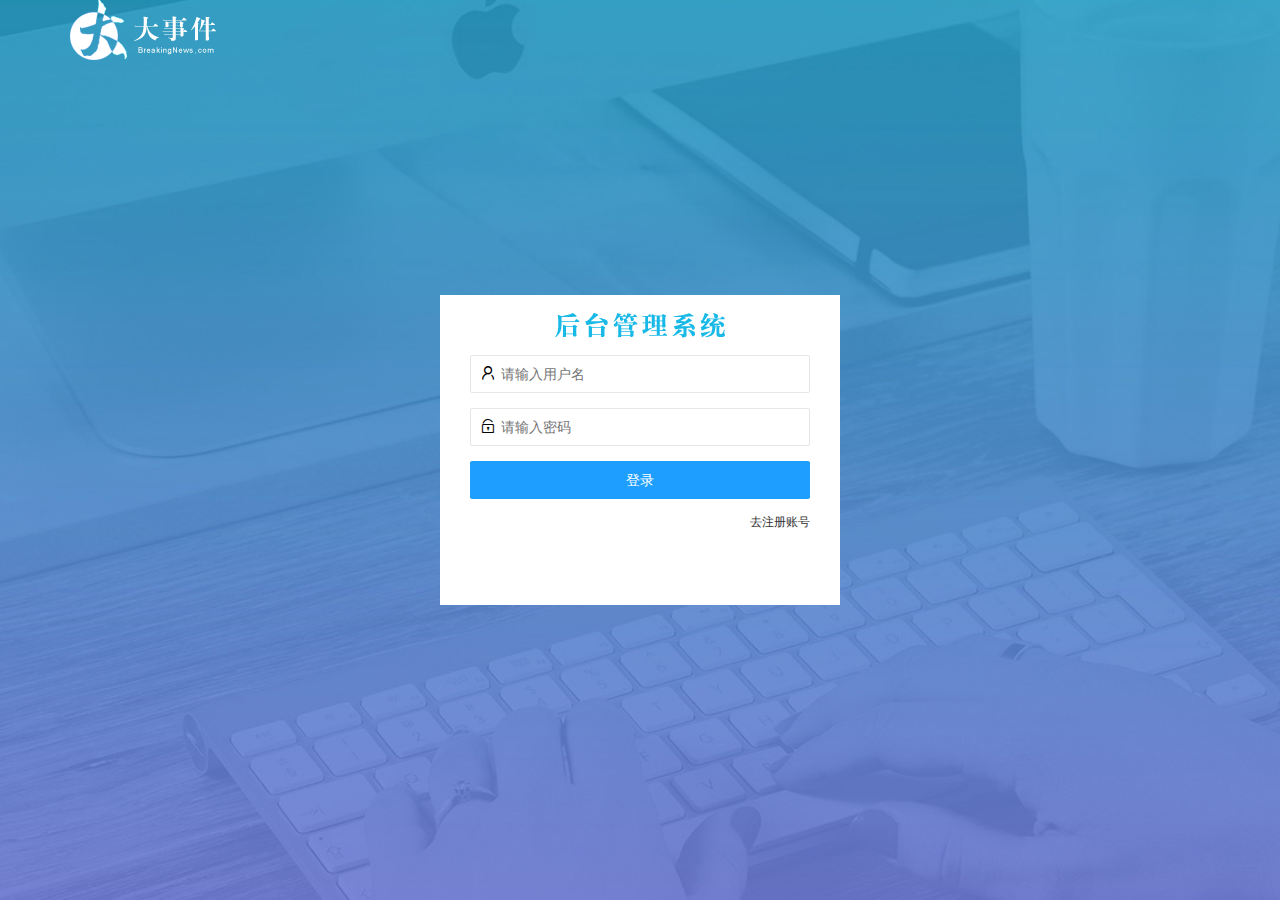
<file: login.html>
<!DOCTYPE html>
<html lang="en">

<head>
    <meta charset="UTF-8">
    <meta http-equiv="X-UA-Compatible" content="IE=edge">
    <meta name="viewport" content="width=device-width, initial-scale=1.0">
    <title>登录页面</title>
    <link rel="stylesheet" href="/assets/lib/layui/css/layui.css">
    <link rel="stylesheet" href="./assets/css/login.css">
</head>

<body>
    <div class="layui-main">
        <img src="/assets/images/logo.png" alt="">
    </div>
    <!-- 登录注册模块 -->
    <div class="loginAndRegBox">
        <div class="title-box"></div>
        <!-- 登录的div -->
        <div class="login-box">
            <!-- 登录的表单 -->
            <form class="layui-form" id="form_login">
                <!-- 用户名 -->
                <div class="layui-form-item">
                    <i class="layui-icon layui-icon-username"></i>
                    <input type="text" name="username" required lay-verify="required" placeholder="请输入用户名"
                        autocomplete="off" class="layui-input">
                </div>
                <!-- 密码 -->
                <div class="layui-form-item">
                    <i class="layui-icon layui-icon-password"></i>
                    <input type="password" name="password" required lay-verify="required|pwd" placeholder="请输入密码"
                        autocomplete="off" class="layui-input">
                </div>
                <!-- 提交按钮 -->
                <div class="layui-form-item">
                    <button class="layui-btn layui-btn-fluid layui-btn-normal" lay-submit>登录</button>
                    <!-- <button type="button" class="layui-btn layui-btn-fluid">流体按钮（最大化适应）</button> -->
                </div>
                <div class="layui-form-item links">
                    <a href="javascript:;" id="link_reg">去注册账号</a>
                </div>
            </form>
        </div>
        <!-- 注册的div -->
        <div class="reg-box">
            <form class="layui-form" id="form_reg">
                <!-- 用户名 -->
                <div class="layui-form-item">
                    <i class="layui-icon layui-icon-username"></i>
                    <input type="text" name="username" required lay-verify="required" placeholder="请输入用户名"
                        autocomplete="off" class="layui-input">
                </div>
                <!-- 密码 -->
                <div class="layui-form-item">
                    <i class="layui-icon layui-icon-password"></i>
                    <input type="password" name="password" required lay-verify="required|pwd" placeholder="请输入密码"
                        autocomplete="off" class="layui-input">
                </div>
                <!-- 密码 -->
                <div class="layui-form-item">
                    <i class="layui-icon layui-icon-password"></i>
                    <input type="password" name="repassword" required lay-verify="required|pwd|repwd"
                        placeholder="请再次输入密码" autocomplete="off" class="layui-input">
                </div>
                <!-- 提交按钮 -->
                <div class="layui-form-item">
                    <button class="layui-btn layui-btn-fluid layui-btn-normal" lay-submit>注册账号</button>
                    <!-- <button type="button" class="layui-btn layui-btn-fluid">流体按钮（最大化适应）</button> -->
                </div>
                <div class="layui-form-item links">
                    <a href="javascript:;" id="link_login">去登录</a>
                </div>
            </form>
        </div>
    </div>
    <!-- 导入layui的js -->
    <script src="/assets/lib/layui/layui.all.js"></script>
    <!-- 导入jquery -->
    <script src="/assets/lib/jquery.js"></script>
    <script src="/assets/js/baseAPI.js"></script>
    <script src="/assets/js/login.js"></script>
</body>

</html>
</file>
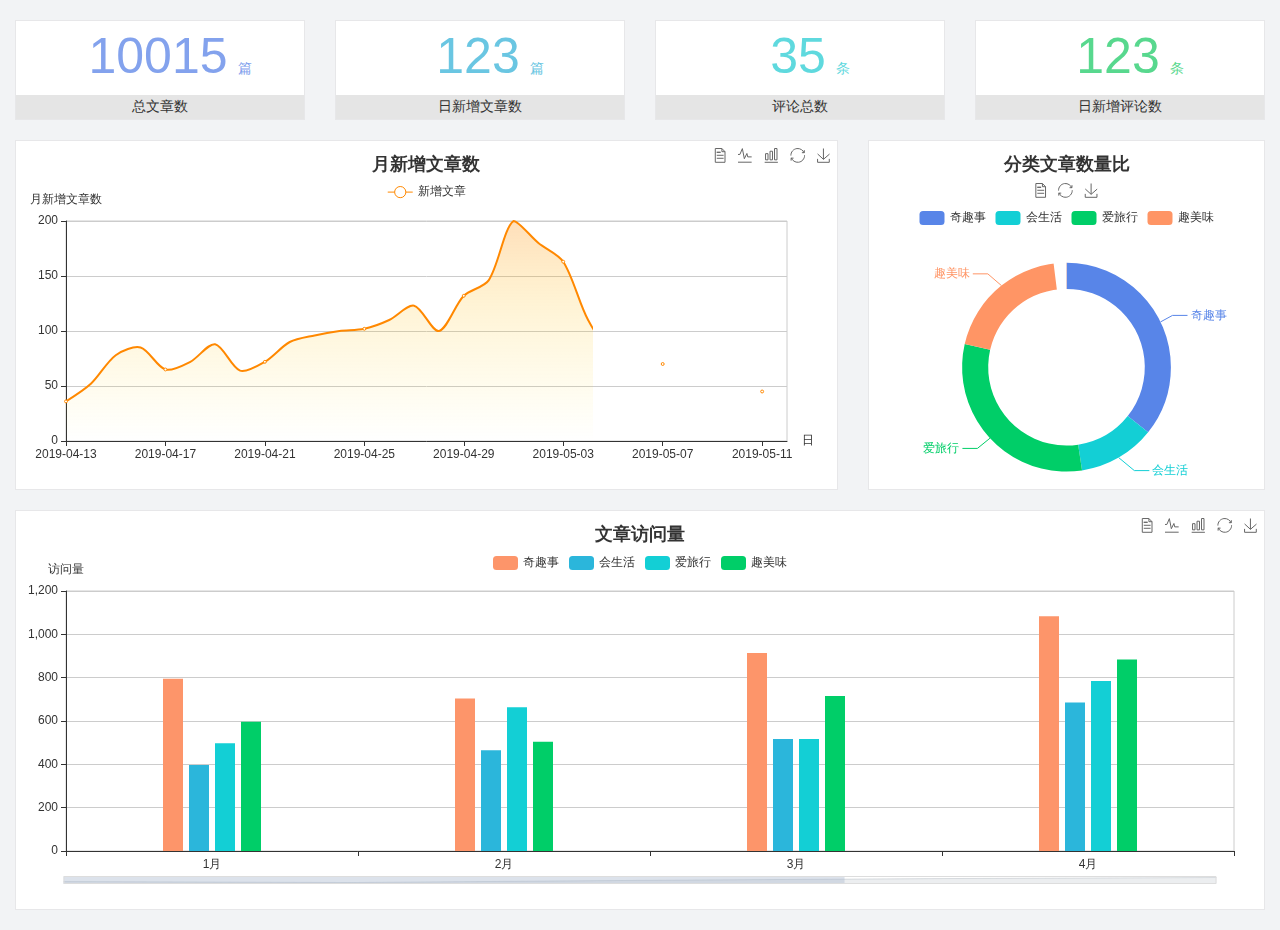
<file: home/dashboard.html>
<!DOCTYPE html>
<html lang="en">

<head>
  <meta charset="UTF-8">
  <meta name="viewport" content="width=device-width, initial-scale=1.0">
  <meta http-equiv="X-UA-Compatible" content="ie=edge">
  <title>图表统计</title>
  <link rel="stylesheet" href="../../assets/lib/bootstrap.css" />
  <link rel="stylesheet" href="../../assets/lib/main.css" />
  <script src="../../assets/lib/jquery.js"></script>
  <script type="text/javascript" src="../../assets/lib/echarts.min.js"></script>
</head>

<body>
  <div class="container-fluid">
    <div class="row spannel_list">
      <div class="col-sm-3 col-xs-6">
        <div class="spannel">
          <em>10015</em><span>篇</span>
          <b>总文章数</b>
        </div>
      </div>
      <div class="col-sm-3 col-xs-6">
        <div class="spannel scolor01">
          <em>123</em><span>篇</span>
          <b>日新增文章数</b>
        </div>
      </div>
      <div class="col-sm-3 col-xs-6">
        <div class="spannel scolor02">
          <em>35</em><span>条</span>
          <b>评论总数</b>
        </div>
      </div>
      <div class="col-sm-3 col-xs-6">
        <div class="spannel scolor03">
          <em>123</em><span>条</span>
          <b>日新增评论数</b>
        </div>
      </div>
    </div>
  </div>

  <div class="container-fluid">
    <div class="row curve-pie">
      <div class="col-lg-8 col-md-8">
        <div class="gragh_pannel" id="curve_show"></div>
      </div>
      <div class="col-lg-4 col-md-4">
        <div class="gragh_pannel" id="pie_show"></div>
      </div>
    </div>
  </div>

  <div class="container-fluid">
    <div class="column_pannel" id="column_show"></div>
  </div>

  <script>
    var oChart = echarts.init(document.getElementById('curve_show'));
    var aList_all = [
      { 'count': 36, 'date': '2019-04-13' },
      { 'count': 52, 'date': '2019-04-14' },
      { 'count': 78, 'date': '2019-04-15' },
      { 'count': 85, 'date': '2019-04-16' },
      { 'count': 65, 'date': '2019-04-17' },
      { 'count': 72, 'date': '2019-04-18' },
      { 'count': 88, 'date': '2019-04-19' },
      { 'count': 64, 'date': '2019-04-20' },
      { 'count': 72, 'date': '2019-04-21' },
      { 'count': 90, 'date': '2019-04-22' },
      { 'count': 96, 'date': '2019-04-23' },
      { 'count': 100, 'date': '2019-04-24' },
      { 'count': 102, 'date': '2019-04-25' },
      { 'count': 110, 'date': '2019-04-26' },
      { 'count': 123, 'date': '2019-04-27' },
      { 'count': 100, 'date': '2019-04-28' },
      { 'count': 132, 'date': '2019-04-29' },
      { 'count': 146, 'date': '2019-04-30' },
      { 'count': 200, 'date': '2019-05-01' },
      { 'count': 180, 'date': '2019-05-02' },
      { 'count': 163, 'date': '2019-05-03' },
      { 'count': 110, 'date': '2019-05-04' },
      { 'count': 80, 'date': '2019-05-05' },
      { 'count': 82, 'date': '2019-05-06' },
      { 'count': 70, 'date': '2019-05-07' },
      { 'count': 65, 'date': '2019-05-08' },
      { 'count': 54, 'date': '2019-05-09' },
      { 'count': 40, 'date': '2019-05-10' },
      { 'count': 45, 'date': '2019-05-11' },
      { 'count': 38, 'date': '2019-05-12' },
    ];

    let aCount = [];
    let aDate = [];

    for (var i = 0; i < aList_all.length; i++) {
      aCount.push(aList_all[i].count);
      aDate.push(aList_all[i].date);
    }

    var chartopt = {
      title: {
        text: '月新增文章数',
        left: 'center',
        top: '10'
      },
      tooltip: {
        trigger: 'axis'
      },
      legend: {
        data: ['新增文章'],
        top: '40'
      },
      toolbox: {
        show: true,
        feature: {
          mark: { show: true },
          dataView: { show: true, readOnly: false },
          magicType: { show: true, type: ['line', 'bar'] },
          restore: { show: true },
          saveAsImage: { show: true }
        }
      },
      calculable: true,
      xAxis: [
        {
          name: '日',
          type: 'category',
          boundaryGap: false,
          data: aDate
        }
      ],
      yAxis: [
        {
          name: '月新增文章数',
          type: 'value'
        }
      ],
      series: [
        {
          name: '新增文章',
          type: 'line',
          smooth: true,
          itemStyle: { normal: { areaStyle: { type: 'default' }, color: '#f80' }, lineStyle: { color: '#f80' } },
          data: aCount
        }],
      areaStyle: {
        normal: {
          color: new echarts.graphic.LinearGradient(0, 0, 0, 1, [{
            offset: 0,
            color: 'rgba(255,136,0,0.39)'
          }, {
            offset: .34,
            color: 'rgba(255,180,0,0.25)'
          }, {
            offset: 1,
            color: 'rgba(255,222,0,0.00)'
          }])

        }
      },
      grid: {
        show: true,
        x: 50,
        x2: 50,
        y: 80,
        height: 220
      }
    };

    oChart.setOption(chartopt);


    var oPie = echarts.init(document.getElementById('pie_show'));
    var oPieopt =
    {
      title: {
        top: 10,
        text: '分类文章数量比',
        x: 'center'
      },
      tooltip: {
        trigger: 'item',
        formatter: "{a} <br/>{b} : {c} ({d}%)"
      },
      color: ['#5885e8', '#13cfd5', '#00ce68', '#ff9565'],
      legend: {
        x: 'center',
        top: 65,
        data: ['奇趣事', '会生活', '爱旅行', '趣美味']
      },
      toolbox: {
        show: true,
        x: 'center',
        top: 35,
        feature: {
          mark: { show: true },
          dataView: { show: true, readOnly: false },
          magicType: {
            show: true,
            type: ['pie', 'funnel'],
            option: {
              funnel: {
                x: '25%',
                width: '50%',
                funnelAlign: 'left',
                max: 1548
              }
            }
          },
          restore: { show: true },
          saveAsImage: { show: true }
        }
      },
      calculable: true,
      series: [
        {
          name: '访问来源',
          type: 'pie',
          radius: ['45%', '60%'],
          center: ['50%', '65%'],
          data: [
            { value: 300, name: '奇趣事' },
            { value: 100, name: '会生活' },
            { value: 260, name: '爱旅行' },
            { value: 180, name: '趣美味' }
          ]
        }
      ]
    };
    oPie.setOption(oPieopt);



    var oColumn = this.echarts.init(document.getElementById('column_show'));
    var oColumnopt =
    {
      title: {
        text: '文章访问量',
        left: 'center',
        top: '10'
      },
      tooltip: {
        trigger: 'axis'
      },
      legend: {
        data: ['奇趣事', '会生活', '爱旅行', '趣美味'],
        top: '40'
      },
      toolbox: {
        show: true,
        feature: {
          mark: { show: true },
          dataView: { show: true, readOnly: false },
          magicType: { show: true, type: ['line', 'bar'] },
          restore: { show: true },
          saveAsImage: { show: true }
        }
      },
      calculable: true,
      xAxis: [
        {
          type: 'category',
          data: ['1月', '2月', '3月', '4月', '5月']
        }
      ],
      yAxis: [
        {
          name: '访问量',
          type: 'value'
        }
      ],
      series: [
        {
          name: '奇趣事',
          type: 'bar',
          barWidth: 20,
          itemStyle: {
            normal: { areaStyle: { type: 'default' }, color: '#fd956a' }
          },
          data: [800, 708, 920, 1090, 1200]
        },
        {
          name: '会生活',
          type: 'bar',
          barWidth: 20,
          itemStyle: {
            normal: { areaStyle: { type: 'default' }, color: '#2bb6db' }
          },
          data: [400, 468, 520, 690, 800]
        },
        {
          name: '爱旅行',
          type: 'bar',
          barWidth: 20,
          itemStyle: {
            normal: { areaStyle: { type: 'default' }, color: '#13cfd5' }
          },
          data: [500, 668, 520, 790, 900]
        },
        {
          name: '趣美味',
          type: 'bar',
          barWidth: 20,
          itemStyle: {
            normal: { areaStyle: { type: 'default' }, color: '#00ce68' }
          },
          data: [600, 508, 720, 890, 1000]
        }
      ],
      grid: {
        show: true,
        x: 50,
        x2: 30,
        y: 80,
        height: 260
      },
      dataZoom: [//给x轴设置滚动条
        {
          start: 0,//默认为0
          end: 100 - 1000 / 31,//默认为100
          type: 'slider',
          show: true,
          xAxisIndex: [0],
          handleSize: 0,//滑动条的 左右2个滑动条的大小
          height: 8,//组件高度
          left: 45, //左边的距离
          right: 50,//右边的距离
          bottom: 26,//右边的距离
          handleColor: '#ddd',//h滑动图标的颜色
          handleStyle: {
            borderColor: "#cacaca",
            borderWidth: "1",
            shadowBlur: 2,
            background: "#ddd",
            shadowColor: "#ddd",
          }
        }]
    };
    oColumn.setOption(oColumnopt);
  </script>
</body>

</html>
</file>
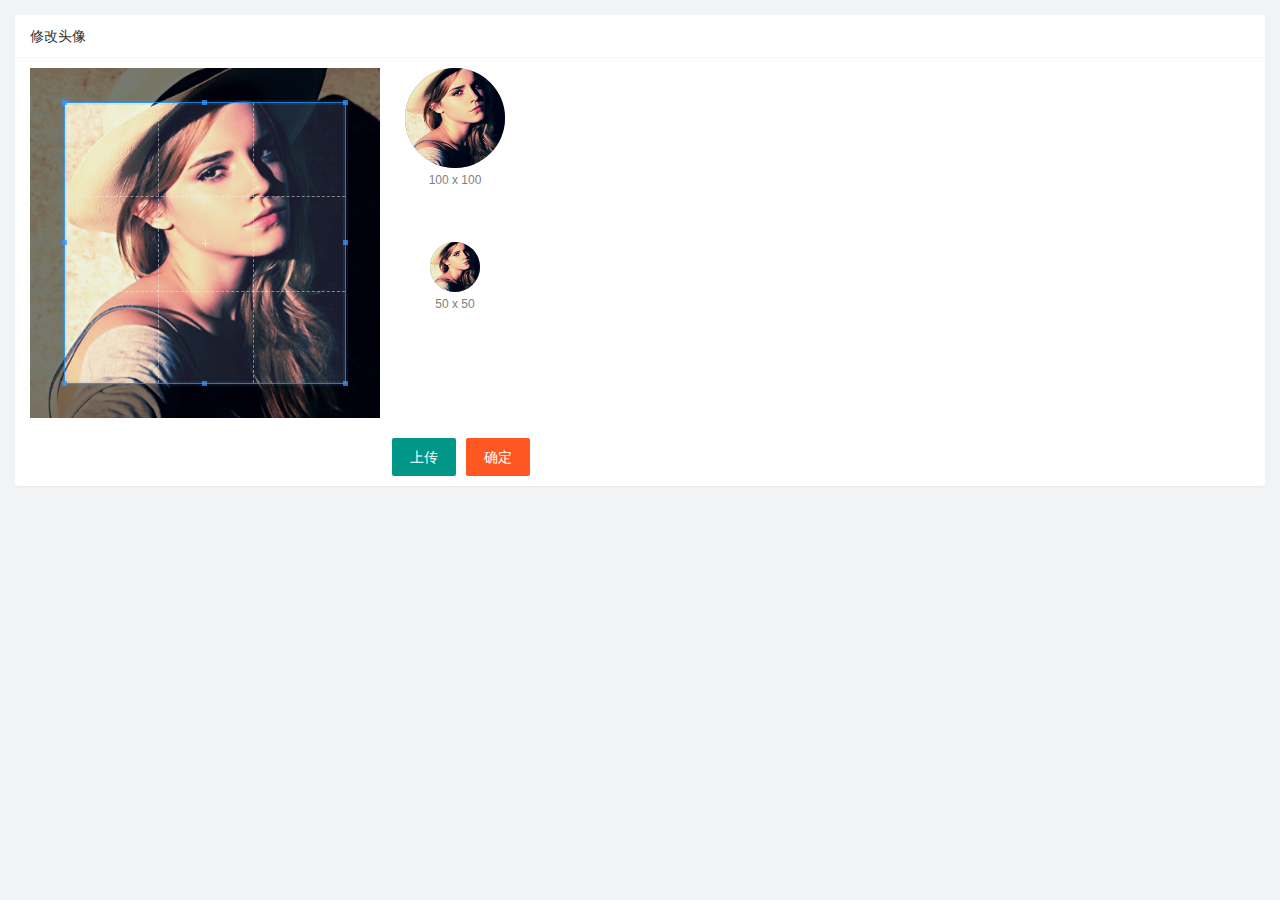
<file: user/user_avatar.html>
<!DOCTYPE html>
<html lang="en">

<head>
    <meta charset="UTF-8">
    <meta http-equiv="X-UA-Compatible" content="IE=edge">
    <meta name="viewport" content="width=device-width, initial-scale=1.0">
    <title>Document</title>
    <link rel="stylesheet" href="/assets/lib/layui/css/layui.css">
    <link rel="stylesheet" href="/assets/lib/cropper/cropper.css" />
    <link rel="stylesheet" href="/assets/css/user/user_avatar.css">
</head>

<body>
    <div class="layui-card">
        <div class="layui-card-header">修改头像</div>
        <div class="layui-card-body">
            <!-- 第一行的图片裁剪和预览区域 -->
            <div class="row1">
                <!-- 图片裁剪区域 -->
                <div class="cropper-box">
                    <!-- 这个 img 标签很重要，将来会把它初始化为裁剪区域 -->
                    <img id="image" src="/assets/images/sample.jpg" />
                </div>
                <!-- 图片的预览区域 -->
                <div class="preview-box">
                    <div>
                        <!-- 宽高为 100px 的预览区域 -->
                        <div class="img-preview w100"></div>
                        <p class="size">100 x 100</p>
                    </div>
                    <div>
                        <!-- 宽高为 50px 的预览区域 -->
                        <div class="img-preview w50"></div>
                        <p class="size">50 x 50</p>
                    </div>
                </div>
            </div>

            <!-- 第二行的按钮区域 -->
            <div class="row2">
                <!-- accept的属性，可以指定文件的类型 -->
                <input type="file" id="file" accept="image/png,image/jpeg">
                <button type="button" class="layui-btn" id="btnchooseImage">上传</button>
                <button type="button" class="layui-btn layui-btn-danger" id="btnUpload">确定</button>
            </div>
        </div>
    </div>
    <script src="/assets/lib/layui/layui.all.js"></script>
    <script src="/assets/lib/jquery.js"></script>
    <script src="/assets/lib/cropper/Cropper.js"></script>
    <script src="/assets/lib/cropper/jquery-cropper.js"></script>
    <script src="/assets/js/baseAPI.js"></script>
    <script src="/assets/js/user/user_avater.js"></script>
</body>

</html>
</file>
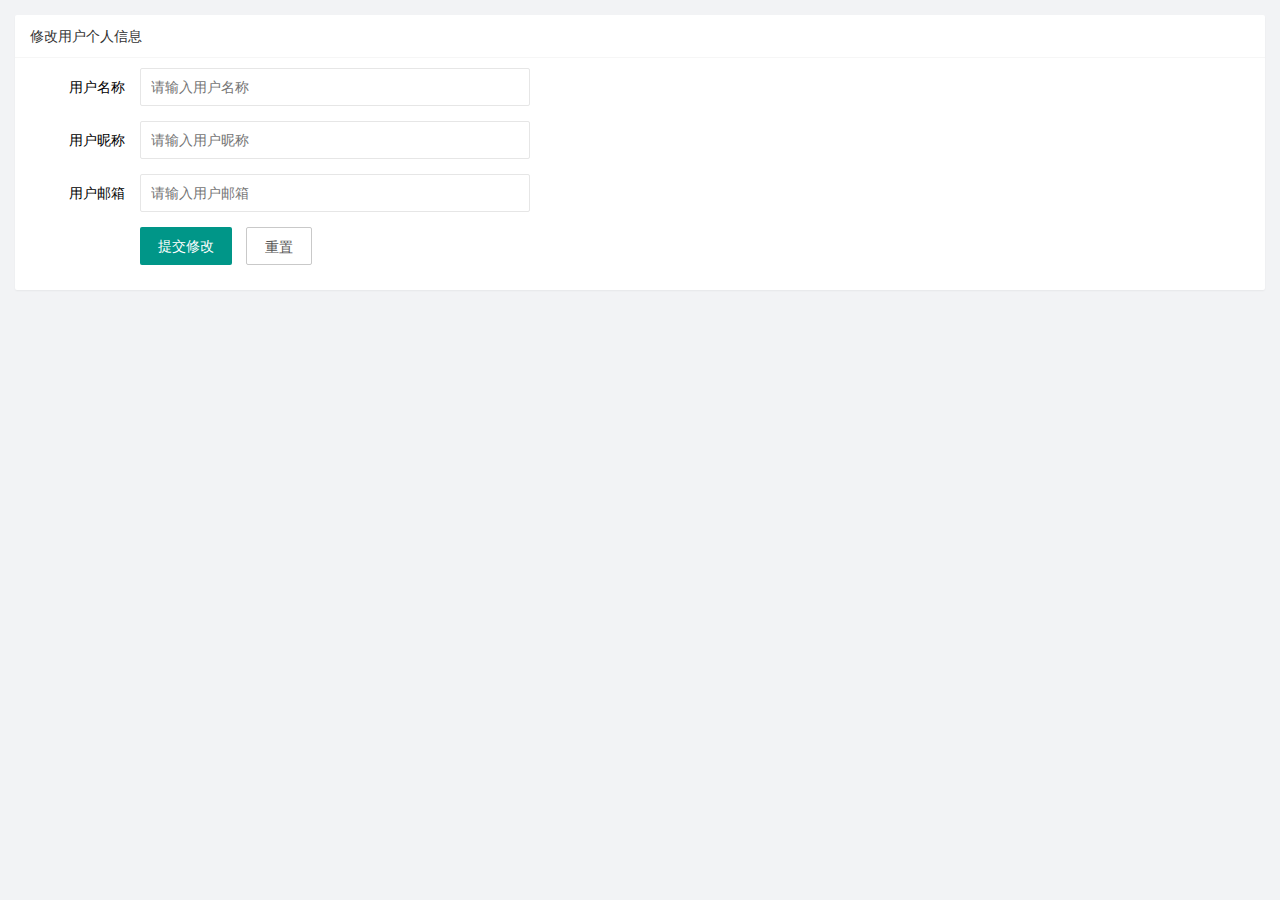
<file: user/user_info.html>
<!DOCTYPE html>
<html lang="en">

<head>
    <meta charset="UTF-8">
    <meta http-equiv="X-UA-Compatible" content="IE=edge">
    <meta name="viewport" content="width=device-width, initial-scale=1.0">
    <title>用户信息中心</title>
    <link rel="stylesheet" href="/assets/lib/layui/css/layui.css">
    <!-- 导入自己的css -->
    <link rel="stylesheet" href="/assets/css/user/user_info.css">
</head>

<body>
    <div class="layui-card">
        <div class="layui-card-header">修改用户个人信息</div>
        <div class="layui-card-body">
            <form class="layui-form" lay-filter="formUserInfo">
                <!-- 这是隐藏域 -->
                <input type="hidden" name="id" value="">
                <div class="layui-form-item">
                    <label class="layui-form-label">用户名称</label>
                    <div class="layui-input-block">
                        <input type="text" name="username" required lay-verify="required" placeholder="请输入用户名称"
                            autocomplete="off" class="layui-input" readonly>
                    </div>
                </div>
                <div class="layui-form-item">
                    <label class="layui-form-label">用户昵称</label>
                    <div class="layui-input-block">
                        <input type="text" name="nickname" required lay-verify="required|nickname" placeholder="请输入用户昵称"
                            autocomplete="off" class="layui-input">
                    </div>
                </div>
                <div class="layui-form-item">
                    <label class="layui-form-label">用户邮箱</label>
                    <div class="layui-input-block">
                        <input type="text" name="email" required lay-verify="required|email" placeholder="请输入用户邮箱"
                            autocomplete="off" class="layui-input">
                    </div>
                </div>
                <div class="layui-form-item">
                    <div class="layui-input-block">
                        <button class="layui-btn" lay-submit lay-filter="formDemo">提交修改</button>
                        <button type="reset" class="layui-btn layui-btn-primary" id="btnReset">重置</button>
                    </div>
                </div>
            </form>
        </div>
    </div>
    <!-- 导入layui的js -->
    <script src="/assets/lib/layui/layui.all.js"></script>
    <!-- 导入jQuery -->
    <script src="/assets/lib/jquery.js"></script>
    <!-- 导入baseAPI.js -->
    <script src="/assets/js/baseAPI.js"></script>
    <!-- 导入自己的js -->
    <script src="/assets/js/user/user_info.js"></script>
</body>

</html>
</file>
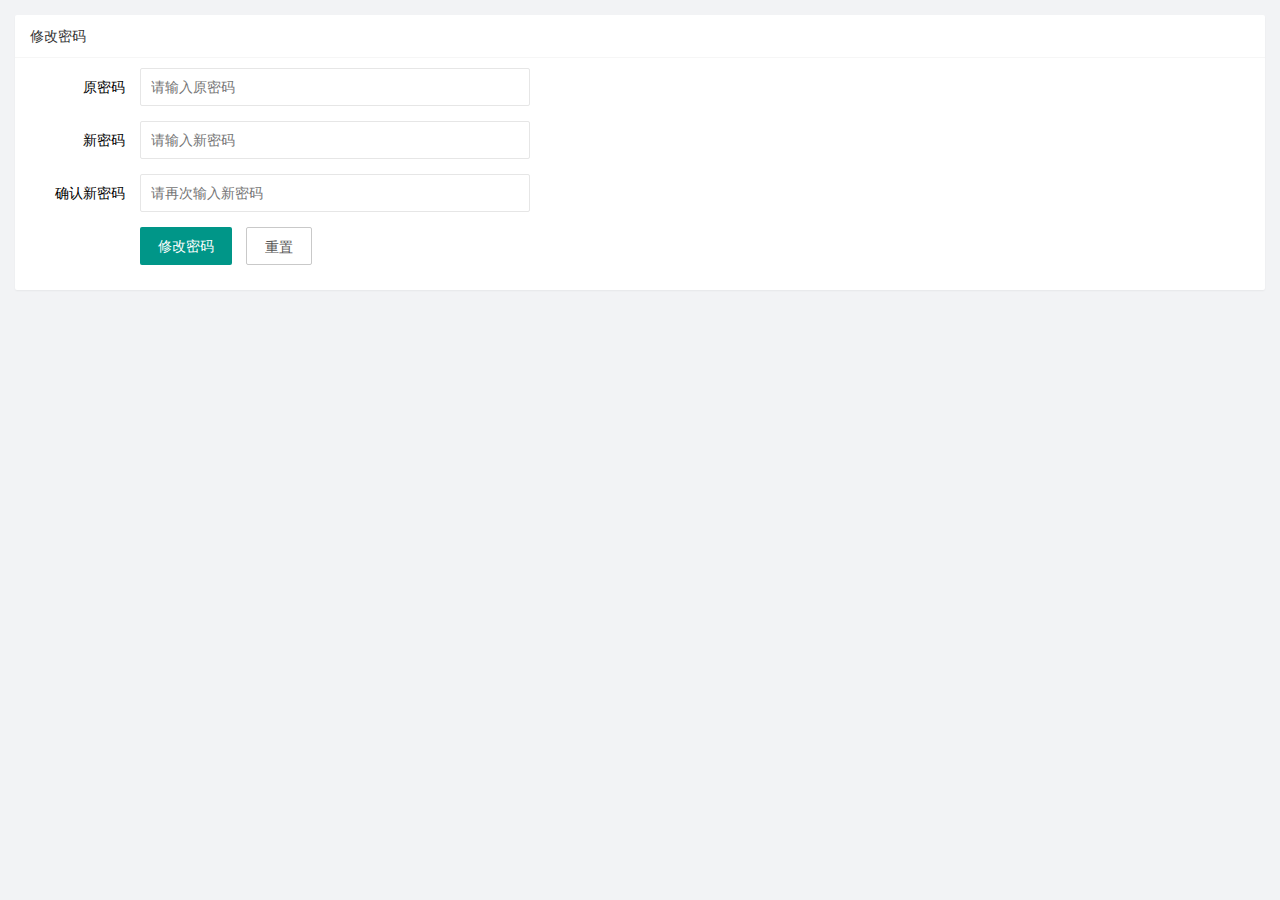
<file: user/user_pwd.html>
<!DOCTYPE html>
<html lang="en">

<head>
    <meta charset="UTF-8">
    <meta http-equiv="X-UA-Compatible" content="IE=edge">
    <meta name="viewport" content="width=device-width, initial-scale=1.0">
    <title>重置密码</title>
    <link rel="stylesheet" href="/assets/lib/layui/css/layui.css">
    <link rel="stylesheet" href="/assets/css/user/user_pwd.css">
</head>

<body>
    <!-- 卡片面板区域 -->
    <div class="layui-card">
        <div class="layui-card-header">修改密码</div>
        <div class="layui-card-body">
            <form class="layui-form">
                <div class="layui-form-item">
                    <label class="layui-form-label">原密码</label>
                    <div class="layui-input-block">
                        <input type="password" name="oldPwd" required lay-verify="required|pwd" placeholder="请输入原密码"
                            autocomplete="off" class="layui-input">
                    </div>
                </div>
                <div class="layui-form-item">
                    <label class="layui-form-label">新密码</label>
                    <div class="layui-input-block">
                        <input type="password" name="newPwd" required lay-verify="required|pwd|samePwd"
                            placeholder="请输入新密码" autocomplete="off" class="layui-input">
                    </div>
                </div>
                <div class="layui-form-item">
                    <label class="layui-form-label">确认新密码</label>
                    <div class="layui-input-block">
                        <input type="password" name="rePwd" required lay-verify="required|pwd|rePwd"
                            placeholder="请再次输入新密码" autocomplete="off" class="layui-input">
                    </div>
                </div>
                <div class="layui-form-item">
                    <div class="layui-input-block">
                        <button class="layui-btn" lay-submit lay-filter="formDemo">修改密码</button>
                        <button type="reset" class="layui-btn layui-btn-primary">重置</button>
                    </div>
                </div>
            </form>
        </div>
    </div>
    <!-- 导入 layui 的 js -->

    <script src="/assets/lib/layui/layui.all.js"></script>
    <!-- 导入 jQuery 的 js -->

    <script src="/assets/lib/jquery.js"></script>
    <!-- 导入 baseAPI.js -->

    <script src="/assets/js/baseAPI.js"></script>
    <!-- 导入自己的js -->
    <script src="/assets/js/user/user_pwd.js"></script>

</body>

</html>
</file>
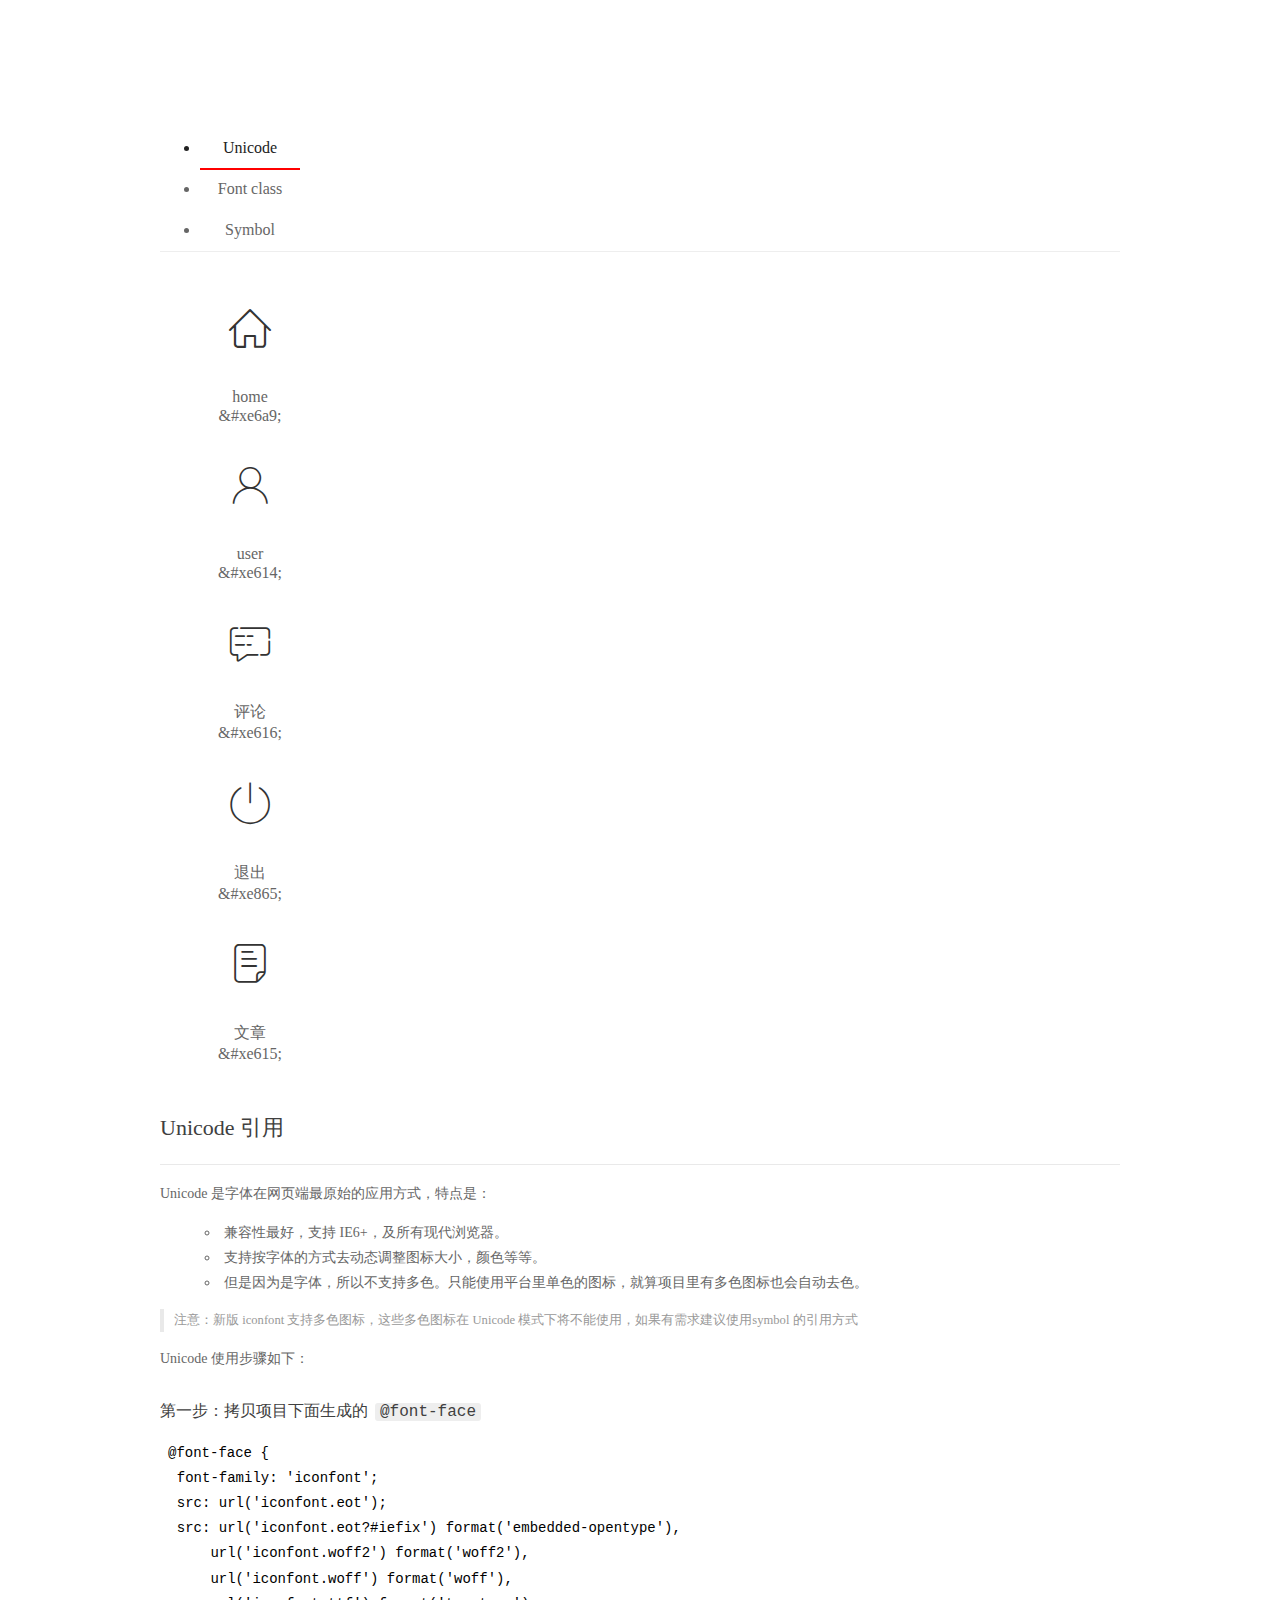
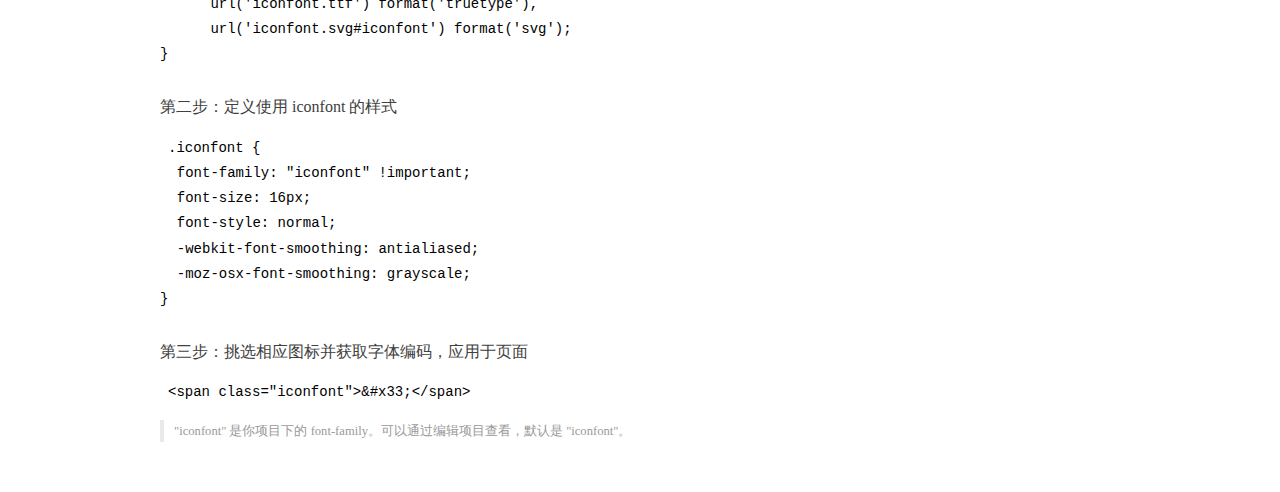
<file: assets/fonts/demo_index.html>
<!DOCTYPE html>
<html>
<head>
  <meta charset="utf-8"/>
  <title>IconFont Demo</title>
  <link rel="shortcut icon" href="https://gtms04.alicdn.com/tps/i4/TB1_oz6GVXXXXaFXpXXJDFnIXXX-64-64.ico" type="image/x-icon"/>
  <link rel="stylesheet" href="https://g.alicdn.com/thx/cube/1.3.2/cube.min.css">
  <link rel="stylesheet" href="demo.css">
  <link rel="stylesheet" href="iconfont.css">
  <script src="iconfont.js"></script>
  <!-- jQuery -->
  <script src="https://a1.alicdn.com/oss/uploads/2018/12/26/7bfddb60-08e8-11e9-9b04-53e73bb6408b.js"></script>
  <!-- 代码高亮 -->
  <script src="https://a1.alicdn.com/oss/uploads/2018/12/26/a3f714d0-08e6-11e9-8a15-ebf944d7534c.js"></script>
</head>
<body>
  <div class="main">
    <h1 class="logo"><a href="https://www.iconfont.cn/" title="iconfont 首页" target="_blank">&#xe86b;</a></h1>
    <div class="nav-tabs">
      <ul id="tabs" class="dib-box">
        <li class="dib active"><span>Unicode</span></li>
        <li class="dib"><span>Font class</span></li>
        <li class="dib"><span>Symbol</span></li>
      </ul>
      
    </div>
    <div class="tab-container">
      <div class="content unicode" style="display: block;">
          <ul class="icon_lists dib-box">
          
            <li class="dib">
              <span class="icon iconfont">&#xe6a9;</span>
                <div class="name">home</div>
                <div class="code-name">&amp;#xe6a9;</div>
              </li>
          
            <li class="dib">
              <span class="icon iconfont">&#xe614;</span>
                <div class="name">user</div>
                <div class="code-name">&amp;#xe614;</div>
              </li>
          
            <li class="dib">
              <span class="icon iconfont">&#xe616;</span>
                <div class="name">评论</div>
                <div class="code-name">&amp;#xe616;</div>
              </li>
          
            <li class="dib">
              <span class="icon iconfont">&#xe865;</span>
                <div class="name">退出</div>
                <div class="code-name">&amp;#xe865;</div>
              </li>
          
            <li class="dib">
              <span class="icon iconfont">&#xe615;</span>
                <div class="name">文章</div>
                <div class="code-name">&amp;#xe615;</div>
              </li>
          
          </ul>
          <div class="article markdown">
          <h2 id="unicode-">Unicode 引用</h2>
          <hr>

          <p>Unicode 是字体在网页端最原始的应用方式，特点是：</p>
          <ul>
            <li>兼容性最好，支持 IE6+，及所有现代浏览器。</li>
            <li>支持按字体的方式去动态调整图标大小，颜色等等。</li>
            <li>但是因为是字体，所以不支持多色。只能使用平台里单色的图标，就算项目里有多色图标也会自动去色。</li>
          </ul>
          <blockquote>
            <p>注意：新版 iconfont 支持多色图标，这些多色图标在 Unicode 模式下将不能使用，如果有需求建议使用symbol 的引用方式</p>
          </blockquote>
          <p>Unicode 使用步骤如下：</p>
          <h3 id="-font-face">第一步：拷贝项目下面生成的 <code>@font-face</code></h3>
<pre><code class="language-css"
>@font-face {
  font-family: 'iconfont';
  src: url('iconfont.eot');
  src: url('iconfont.eot?#iefix') format('embedded-opentype'),
      url('iconfont.woff2') format('woff2'),
      url('iconfont.woff') format('woff'),
      url('iconfont.ttf') format('truetype'),
      url('iconfont.svg#iconfont') format('svg');
}
</code></pre>
          <h3 id="-iconfont-">第二步：定义使用 iconfont 的样式</h3>
<pre><code class="language-css"
>.iconfont {
  font-family: "iconfont" !important;
  font-size: 16px;
  font-style: normal;
  -webkit-font-smoothing: antialiased;
  -moz-osx-font-smoothing: grayscale;
}
</code></pre>
          <h3 id="-">第三步：挑选相应图标并获取字体编码，应用于页面</h3>
<pre>
<code class="language-html"
>&lt;span class="iconfont"&gt;&amp;#x33;&lt;/span&gt;
</code></pre>
          <blockquote>
            <p>"iconfont" 是你项目下的 font-family。可以通过编辑项目查看，默认是 "iconfont"。</p>
          </blockquote>
          </div>
      </div>
      <div class="content font-class">
        <ul class="icon_lists dib-box">
          
          <li class="dib">
            <span class="icon iconfont icon-home"></span>
            <div class="name">
              home
            </div>
            <div class="code-name">.icon-home
            </div>
          </li>
          
          <li class="dib">
            <span class="icon iconfont icon-user"></span>
            <div class="name">
              user
            </div>
            <div class="code-name">.icon-user
            </div>
          </li>
          
          <li class="dib">
            <span class="icon iconfont icon-pinglun"></span>
            <div class="name">
              评论
            </div>
            <div class="code-name">.icon-pinglun
            </div>
          </li>
          
          <li class="dib">
            <span class="icon iconfont icon-tuichu"></span>
            <div class="name">
              退出
            </div>
            <div class="code-name">.icon-tuichu
            </div>
          </li>
          
          <li class="dib">
            <span class="icon iconfont icon-16"></span>
            <div class="name">
              文章
            </div>
            <div class="code-name">.icon-16
            </div>
          </li>
          
        </ul>
        <div class="article markdown">
        <h2 id="font-class-">font-class 引用</h2>
        <hr>

        <p>font-class 是 Unicode 使用方式的一种变种，主要是解决 Unicode 书写不直观，语意不明确的问题。</p>
        <p>与 Unicode 使用方式相比，具有如下特点：</p>
        <ul>
          <li>兼容性良好，支持 IE8+，及所有现代浏览器。</li>
          <li>相比于 Unicode 语意明确，书写更直观。可以很容易分辨这个 icon 是什么。</li>
          <li>因为使用 class 来定义图标，所以当要替换图标时，只需要修改 class 里面的 Unicode 引用。</li>
          <li>不过因为本质上还是使用的字体，所以多色图标还是不支持的。</li>
        </ul>
        <p>使用步骤如下：</p>
        <h3 id="-fontclass-">第一步：引入项目下面生成的 fontclass 代码：</h3>
<pre><code class="language-html">&lt;link rel="stylesheet" href="./iconfont.css"&gt;
</code></pre>
        <h3 id="-">第二步：挑选相应图标并获取类名，应用于页面：</h3>
<pre><code class="language-html">&lt;span class="iconfont icon-xxx"&gt;&lt;/span&gt;
</code></pre>
        <blockquote>
          <p>"
            iconfont" 是你项目下的 font-family。可以通过编辑项目查看，默认是 "iconfont"。</p>
        </blockquote>
      </div>
      </div>
      <div class="content symbol">
          <ul class="icon_lists dib-box">
          
            <li class="dib">
                <svg class="icon svg-icon" aria-hidden="true">
                  <use xlink:href="#icon-home"></use>
                </svg>
                <div class="name">home</div>
                <div class="code-name">#icon-home</div>
            </li>
          
            <li class="dib">
                <svg class="icon svg-icon" aria-hidden="true">
                  <use xlink:href="#icon-user"></use>
                </svg>
                <div class="name">user</div>
                <div class="code-name">#icon-user</div>
            </li>
          
            <li class="dib">
                <svg class="icon svg-icon" aria-hidden="true">
                  <use xlink:href="#icon-pinglun"></use>
                </svg>
                <div class="name">评论</div>
                <div class="code-name">#icon-pinglun</div>
            </li>
          
            <li class="dib">
                <svg class="icon svg-icon" aria-hidden="true">
                  <use xlink:href="#icon-tuichu"></use>
                </svg>
                <div class="name">退出</div>
                <div class="code-name">#icon-tuichu</div>
            </li>
          
            <li class="dib">
                <svg class="icon svg-icon" aria-hidden="true">
                  <use xlink:href="#icon-16"></use>
                </svg>
                <div class="name">文章</div>
                <div class="code-name">#icon-16</div>
            </li>
          
          </ul>
          <div class="article markdown">
          <h2 id="symbol-">Symbol 引用</h2>
          <hr>

          <p>这是一种全新的使用方式，应该说这才是未来的主流，也是平台目前推荐的用法。相关介绍可以参考这篇<a href="">文章</a>
            这种用法其实是做了一个 SVG 的集合，与另外两种相比具有如下特点：</p>
          <ul>
            <li>支持多色图标了，不再受单色限制。</li>
            <li>通过一些技巧，支持像字体那样，通过 <code>font-size</code>, <code>color</code> 来调整样式。</li>
            <li>兼容性较差，支持 IE9+，及现代浏览器。</li>
            <li>浏览器渲染 SVG 的性能一般，还不如 png。</li>
          </ul>
          <p>使用步骤如下：</p>
          <h3 id="-symbol-">第一步：引入项目下面生成的 symbol 代码：</h3>
<pre><code class="language-html">&lt;script src="./iconfont.js"&gt;&lt;/script&gt;
</code></pre>
          <h3 id="-css-">第二步：加入通用 CSS 代码（引入一次就行）：</h3>
<pre><code class="language-html">&lt;style&gt;
.icon {
  width: 1em;
  height: 1em;
  vertical-align: -0.15em;
  fill: currentColor;
  overflow: hidden;
}
&lt;/style&gt;
</code></pre>
          <h3 id="-">第三步：挑选相应图标并获取类名，应用于页面：</h3>
<pre><code class="language-html">&lt;svg class="icon" aria-hidden="true"&gt;
  &lt;use xlink:href="#icon-xxx"&gt;&lt;/use&gt;
&lt;/svg&gt;
</code></pre>
          </div>
      </div>

    </div>
  </div>
  <script>
  $(document).ready(function () {
      $('.tab-container .content:first').show()

      $('#tabs li').click(function (e) {
        var tabContent = $('.tab-container .content')
        var index = $(this).index()

        if ($(this).hasClass('active')) {
          return
        } else {
          $('#tabs li').removeClass('active')
          $(this).addClass('active')

          tabContent.hide().eq(index).fadeIn()
        }
      })
    })
  </script>
</body>
</html>
</file>
<file: assets/lib/layui/css/layui.css>
/** layui-v2.5.5 MIT License By https://www.layui.com */
 .layui-inline,img{display:inline-block;vertical-align:middle}h1,h2,h3,h4,h5,h6{font-weight:400}.layui-edge,.layui-header,.layui-inline,.layui-main{position:relative}.layui-body,.layui-edge,.layui-elip{overflow:hidden}.layui-btn,.layui-edge,.layui-inline,img{vertical-align:middle}.layui-btn,.layui-disabled,.layui-icon,.layui-unselect{-moz-user-select:none;-webkit-user-select:none;-ms-user-select:none}.layui-elip,.layui-form-checkbox span,.layui-form-pane .layui-form-label{text-overflow:ellipsis;white-space:nowrap}.layui-breadcrumb,.layui-tree-btnGroup{visibility:hidden}blockquote,body,button,dd,div,dl,dt,form,h1,h2,h3,h4,h5,h6,input,li,ol,p,pre,td,textarea,th,ul{margin:0;padding:0;-webkit-tap-highlight-color:rgba(0,0,0,0)}a:active,a:hover{outline:0}img{border:none}li{list-style:none}table{border-collapse:collapse;border-spacing:0}h4,h5,h6{font-size:100%}button,input,optgroup,option,select,textarea{font-family:inherit;font-size:inherit;font-style:inherit;font-weight:inherit;outline:0}pre{white-space:pre-wrap;white-space:-moz-pre-wrap;white-space:-pre-wrap;white-space:-o-pre-wrap;word-wrap:break-word}body{line-height:24px;font:14px Helvetica Neue,Helvetica,PingFang SC,Tahoma,Arial,sans-serif}hr{height:1px;margin:10px 0;border:0;clear:both}a{color:#333;text-decoration:none}a:hover{color:#777}a cite{font-style:normal;*cursor:pointer}.layui-border-box,.layui-border-box *{box-sizing:border-box}.layui-box,.layui-box *{box-sizing:content-box}.layui-clear{clear:both;*zoom:1}.layui-clear:after{content:'\20';clear:both;*zoom:1;display:block;height:0}.layui-inline{*display:inline;*zoom:1}.layui-edge{display:inline-block;width:0;height:0;border-width:6px;border-style:dashed;border-color:transparent}.layui-edge-top{top:-4px;border-bottom-color:#999;border-bottom-style:solid}.layui-edge-right{border-left-color:#999;border-left-style:solid}.layui-edge-bottom{top:2px;border-top-color:#999;border-top-style:solid}.layui-edge-left{border-right-color:#999;border-right-style:solid}.layui-disabled,.layui-disabled:hover{color:#d2d2d2!important;cursor:not-allowed!important}.layui-circle{border-radius:100%}.layui-show{display:block!important}.layui-hide{display:none!important}@font-face{font-family:layui-icon;src:url(../font/iconfont.eot?v=250);src:url(../font/iconfont.eot?v=250#iefix) format('embedded-opentype'),url(../font/iconfont.woff2?v=250) format('woff2'),url(../font/iconfont.woff?v=250) format('woff'),url(../font/iconfont.ttf?v=250) format('truetype'),url(../font/iconfont.svg?v=250#layui-icon) format('svg')}.layui-icon{font-family:layui-icon!important;font-size:16px;font-style:normal;-webkit-font-smoothing:antialiased;-moz-osx-font-smoothing:grayscale}.layui-icon-reply-fill:before{content:"\e611"}.layui-icon-set-fill:before{content:"\e614"}.layui-icon-menu-fill:before{content:"\e60f"}.layui-icon-search:before{content:"\e615"}.layui-icon-share:before{content:"\e641"}.layui-icon-set-sm:before{content:"\e620"}.layui-icon-engine:before{content:"\e628"}.layui-icon-close:before{content:"\1006"}.layui-icon-close-fill:before{content:"\1007"}.layui-icon-chart-screen:before{content:"\e629"}.layui-icon-star:before{content:"\e600"}.layui-icon-circle-dot:before{content:"\e617"}.layui-icon-chat:before{content:"\e606"}.layui-icon-release:before{content:"\e609"}.layui-icon-list:before{content:"\e60a"}.layui-icon-chart:before{content:"\e62c"}.layui-icon-ok-circle:before{content:"\1005"}.layui-icon-layim-theme:before{content:"\e61b"}.layui-icon-table:before{content:"\e62d"}.layui-icon-right:before{content:"\e602"}.layui-icon-left:before{content:"\e603"}.layui-icon-cart-simple:before{content:"\e698"}.layui-icon-face-cry:before{content:"\e69c"}.layui-icon-face-smile:before{content:"\e6af"}.layui-icon-survey:before{content:"\e6b2"}.layui-icon-tree:before{content:"\e62e"}.layui-icon-upload-circle:before{content:"\e62f"}.layui-icon-add-circle:before{content:"\e61f"}.layui-icon-download-circle:before{content:"\e601"}.layui-icon-templeate-1:before{content:"\e630"}.layui-icon-util:before{content:"\e631"}.layui-icon-face-surprised:before{content:"\e664"}.layui-icon-edit:before{content:"\e642"}.layui-icon-speaker:before{content:"\e645"}.layui-icon-down:before{content:"\e61a"}.layui-icon-file:before{content:"\e621"}.layui-icon-layouts:before{content:"\e632"}.layui-icon-rate-half:before{content:"\e6c9"}.layui-icon-add-circle-fine:before{content:"\e608"}.layui-icon-prev-circle:before{content:"\e633"}.layui-icon-read:before{content:"\e705"}.layui-icon-404:before{content:"\e61c"}.layui-icon-carousel:before{content:"\e634"}.layui-icon-help:before{content:"\e607"}.layui-icon-code-circle:before{content:"\e635"}.layui-icon-water:before{content:"\e636"}.layui-icon-username:before{content:"\e66f"}.layui-icon-find-fill:before{content:"\e670"}.layui-icon-about:before{content:"\e60b"}.layui-icon-location:before{content:"\e715"}.layui-icon-up:before{content:"\e619"}.layui-icon-pause:before{content:"\e651"}.layui-icon-date:before{content:"\e637"}.layui-icon-layim-uploadfile:before{content:"\e61d"}.layui-icon-delete:before{content:"\e640"}.layui-icon-play:before{content:"\e652"}.layui-icon-top:before{content:"\e604"}.layui-icon-friends:before{content:"\e612"}.layui-icon-refresh-3:before{content:"\e9aa"}.layui-icon-ok:before{content:"\e605"}.layui-icon-layer:before{content:"\e638"}.layui-icon-face-smile-fine:before{content:"\e60c"}.layui-icon-dollar:before{content:"\e659"}.layui-icon-group:before{content:"\e613"}.layui-icon-layim-download:before{content:"\e61e"}.layui-icon-picture-fine:before{content:"\e60d"}.layui-icon-link:before{content:"\e64c"}.layui-icon-diamond:before{content:"\e735"}.layui-icon-log:before{content:"\e60e"}.layui-icon-rate-solid:before{content:"\e67a"}.layui-icon-fonts-del:before{content:"\e64f"}.layui-icon-unlink:before{content:"\e64d"}.layui-icon-fonts-clear:before{content:"\e639"}.layui-icon-triangle-r:before{content:"\e623"}.layui-icon-circle:before{content:"\e63f"}.layui-icon-radio:before{content:"\e643"}.layui-icon-align-center:before{content:"\e647"}.layui-icon-align-right:before{content:"\e648"}.layui-icon-align-left:before{content:"\e649"}.layui-icon-loading-1:before{content:"\e63e"}.layui-icon-return:before{content:"\e65c"}.layui-icon-fonts-strong:before{content:"\e62b"}.layui-icon-upload:before{content:"\e67c"}.layui-icon-dialogue:before{content:"\e63a"}.layui-icon-video:before{content:"\e6ed"}.layui-icon-headset:before{content:"\e6fc"}.layui-icon-cellphone-fine:before{content:"\e63b"}.layui-icon-add-1:before{content:"\e654"}.layui-icon-face-smile-b:before{content:"\e650"}.layui-icon-fonts-html:before{content:"\e64b"}.layui-icon-form:before{content:"\e63c"}.layui-icon-cart:before{content:"\e657"}.layui-icon-camera-fill:before{content:"\e65d"}.layui-icon-tabs:before{content:"\e62a"}.layui-icon-fonts-code:before{content:"\e64e"}.layui-icon-fire:before{content:"\e756"}.layui-icon-set:before{content:"\e716"}.layui-icon-fonts-u:before{content:"\e646"}.layui-icon-triangle-d:before{content:"\e625"}.layui-icon-tips:before{content:"\e702"}.layui-icon-picture:before{content:"\e64a"}.layui-icon-more-vertical:before{content:"\e671"}.layui-icon-flag:before{content:"\e66c"}.layui-icon-loading:before{content:"\e63d"}.layui-icon-fonts-i:before{content:"\e644"}.layui-icon-refresh-1:before{content:"\e666"}.layui-icon-rmb:before{content:"\e65e"}.layui-icon-home:before{content:"\e68e"}.layui-icon-user:before{content:"\e770"}.layui-icon-notice:before{content:"\e667"}.layui-icon-login-weibo:before{content:"\e675"}.layui-icon-voice:before{content:"\e688"}.layui-icon-upload-drag:before{content:"\e681"}.layui-icon-login-qq:before{content:"\e676"}.layui-icon-snowflake:before{content:"\e6b1"}.layui-icon-file-b:before{content:"\e655"}.layui-icon-template:before{content:"\e663"}.layui-icon-auz:before{content:"\e672"}.layui-icon-console:before{content:"\e665"}.layui-icon-app:before{content:"\e653"}.layui-icon-prev:before{content:"\e65a"}.layui-icon-website:before{content:"\e7ae"}.layui-icon-next:before{content:"\e65b"}.layui-icon-component:before{content:"\e857"}.layui-icon-more:before{content:"\e65f"}.layui-icon-login-wechat:before{content:"\e677"}.layui-icon-shrink-right:before{content:"\e668"}.layui-icon-spread-left:before{content:"\e66b"}.layui-icon-camera:before{content:"\e660"}.layui-icon-note:before{content:"\e66e"}.layui-icon-refresh:before{content:"\e669"}.layui-icon-female:before{content:"\e661"}.layui-icon-male:before{content:"\e662"}.layui-icon-password:before{content:"\e673"}.layui-icon-senior:before{content:"\e674"}.layui-icon-theme:before{content:"\e66a"}.layui-icon-tread:before{content:"\e6c5"}.layui-icon-praise:before{content:"\e6c6"}.layui-icon-star-fill:before{content:"\e658"}.layui-icon-rate:before{content:"\e67b"}.layui-icon-template-1:before{content:"\e656"}.layui-icon-vercode:before{content:"\e679"}.layui-icon-cellphone:before{content:"\e678"}.layui-icon-screen-full:before{content:"\e622"}.layui-icon-screen-restore:before{content:"\e758"}.layui-icon-cols:before{content:"\e610"}.layui-icon-export:before{content:"\e67d"}.layui-icon-print:before{content:"\e66d"}.layui-icon-slider:before{content:"\e714"}.layui-icon-addition:before{content:"\e624"}.layui-icon-subtraction:before{content:"\e67e"}.layui-icon-service:before{content:"\e626"}.layui-icon-transfer:before{content:"\e691"}.layui-main{width:1140px;margin:0 auto}.layui-header{z-index:1000;height:60px}.layui-header a:hover{transition:all .5s;-webkit-transition:all .5s}.layui-side{position:fixed;left:0;top:0;bottom:0;z-index:999;width:200px;overflow-x:hidden}.layui-side-scroll{position:relative;width:220px;height:100%;overflow-x:hidden}.layui-body{position:absolute;left:200px;right:0;top:0;bottom:0;z-index:998;width:auto;overflow-y:auto;box-sizing:border-box}.layui-layout-body{overflow:hidden}.layui-layout-admin .layui-header{background-color:#23262E}.layui-layout-admin .layui-side{top:60px;width:200px;overflow-x:hidden}.layui-layout-admin .layui-body{position:fixed;top:60px;bottom:44px}.layui-layout-admin .layui-main{width:auto;margin:0 15px}.layui-layout-admin .layui-footer{position:fixed;left:200px;right:0;bottom:0;height:44px;line-height:44px;padding:0 15px;background-color:#eee}.layui-layout-admin .layui-logo{position:absolute;left:0;top:0;width:200px;height:100%;line-height:60px;text-align:center;color:#009688;font-size:16px}.layui-layout-admin .layui-header .layui-nav{background:0 0}.layui-layout-left{position:absolute!important;left:200px;top:0}.layui-layout-right{position:absolute!important;right:0;top:0}.layui-container{position:relative;margin:0 auto;padding:0 15px;box-sizing:border-box}.layui-fluid{position:relative;margin:0 auto;padding:0 15px}.layui-row:after,.layui-row:before{content:'';display:block;clear:both}.layui-col-lg1,.layui-col-lg10,.layui-col-lg11,.layui-col-lg12,.layui-col-lg2,.layui-col-lg3,.layui-col-lg4,.layui-col-lg5,.layui-col-lg6,.layui-col-lg7,.layui-col-lg8,.layui-col-lg9,.layui-col-md1,.layui-col-md10,.layui-col-md11,.layui-col-md12,.layui-col-md2,.layui-col-md3,.layui-col-md4,.layui-col-md5,.layui-col-md6,.layui-col-md7,.layui-col-md8,.layui-col-md9,.layui-col-sm1,.layui-col-sm10,.layui-col-sm11,.layui-col-sm12,.layui-col-sm2,.layui-col-sm3,.layui-col-sm4,.layui-col-sm5,.layui-col-sm6,.layui-col-sm7,.layui-col-sm8,.layui-col-sm9,.layui-col-xs1,.layui-col-xs10,.layui-col-xs11,.layui-col-xs12,.layui-col-xs2,.layui-col-xs3,.layui-col-xs4,.layui-col-xs5,.layui-col-xs6,.layui-col-xs7,.layui-col-xs8,.layui-col-xs9{position:relative;display:block;box-sizing:border-box}.layui-col-xs1,.layui-col-xs10,.layui-col-xs11,.layui-col-xs12,.layui-col-xs2,.layui-col-xs3,.layui-col-xs4,.layui-col-xs5,.layui-col-xs6,.layui-col-xs7,.layui-col-xs8,.layui-col-xs9{float:left}.layui-col-xs1{width:8.33333333%}.layui-col-xs2{width:16.66666667%}.layui-col-xs3{width:25%}.layui-col-xs4{width:33.33333333%}.layui-col-xs5{width:41.66666667%}.layui-col-xs6{width:50%}.layui-col-xs7{width:58.33333333%}.layui-col-xs8{width:66.66666667%}.layui-col-xs9{width:75%}.layui-col-xs10{width:83.33333333%}.layui-col-xs11{width:91.66666667%}.layui-col-xs12{width:100%}.layui-col-xs-offset1{margin-left:8.33333333%}.layui-col-xs-offset2{margin-left:16.66666667%}.layui-col-xs-offset3{margin-left:25%}.layui-col-xs-offset4{margin-left:33.33333333%}.layui-col-xs-offset5{margin-left:41.66666667%}.layui-col-xs-offset6{margin-left:50%}.layui-col-xs-offset7{margin-left:58.33333333%}.layui-col-xs-offset8{margin-left:66.66666667%}.layui-col-xs-offset9{margin-left:75%}.layui-col-xs-offset10{margin-left:83.33333333%}.layui-col-xs-offset11{margin-left:91.66666667%}.layui-col-xs-offset12{margin-left:100%}@media screen and (max-width:768px){.layui-hide-xs{display:none!important}.layui-show-xs-block{display:block!important}.layui-show-xs-inline{display:inline!important}.layui-show-xs-inline-block{display:inline-block!important}}@media screen and (min-width:768px){.layui-container{width:750px}.layui-hide-sm{display:none!important}.layui-show-sm-block{display:block!important}.layui-show-sm-inline{display:inline!important}.layui-show-sm-inline-block{display:inline-block!important}.layui-col-sm1,.layui-col-sm10,.layui-col-sm11,.layui-col-sm12,.layui-col-sm2,.layui-col-sm3,.layui-col-sm4,.layui-col-sm5,.layui-col-sm6,.layui-col-sm7,.layui-col-sm8,.layui-col-sm9{float:left}.layui-col-sm1{width:8.33333333%}.layui-col-sm2{width:16.66666667%}.layui-col-sm3{width:25%}.layui-col-sm4{width:33.33333333%}.layui-col-sm5{width:41.66666667%}.layui-col-sm6{width:50%}.layui-col-sm7{width:58.33333333%}.layui-col-sm8{width:66.66666667%}.layui-col-sm9{width:75%}.layui-col-sm10{width:83.33333333%}.layui-col-sm11{width:91.66666667%}.layui-col-sm12{width:100%}.layui-col-sm-offset1{margin-left:8.33333333%}.layui-col-sm-offset2{margin-left:16.66666667%}.layui-col-sm-offset3{margin-left:25%}.layui-col-sm-offset4{margin-left:33.33333333%}.layui-col-sm-offset5{margin-left:41.66666667%}.layui-col-sm-offset6{margin-left:50%}.layui-col-sm-offset7{margin-left:58.33333333%}.layui-col-sm-offset8{margin-left:66.66666667%}.layui-col-sm-offset9{margin-left:75%}.layui-col-sm-offset10{margin-left:83.33333333%}.layui-col-sm-offset11{margin-left:91.66666667%}.layui-col-sm-offset12{margin-left:100%}}@media screen and (min-width:992px){.layui-container{width:970px}.layui-hide-md{display:none!important}.layui-show-md-block{display:block!important}.layui-show-md-inline{display:inline!important}.layui-show-md-inline-block{display:inline-block!important}.layui-col-md1,.layui-col-md10,.layui-col-md11,.layui-col-md12,.layui-col-md2,.layui-col-md3,.layui-col-md4,.layui-col-md5,.layui-col-md6,.layui-col-md7,.layui-col-md8,.layui-col-md9{float:left}.layui-col-md1{width:8.33333333%}.layui-col-md2{width:16.66666667%}.layui-col-md3{width:25%}.layui-col-md4{width:33.33333333%}.layui-col-md5{width:41.66666667%}.layui-col-md6{width:50%}.layui-col-md7{width:58.33333333%}.layui-col-md8{width:66.66666667%}.layui-col-md9{width:75%}.layui-col-md10{width:83.33333333%}.layui-col-md11{width:91.66666667%}.layui-col-md12{width:100%}.layui-col-md-offset1{margin-left:8.33333333%}.layui-col-md-offset2{margin-left:16.66666667%}.layui-col-md-offset3{margin-left:25%}.layui-col-md-offset4{margin-left:33.33333333%}.layui-col-md-offset5{margin-left:41.66666667%}.layui-col-md-offset6{margin-left:50%}.layui-col-md-offset7{margin-left:58.33333333%}.layui-col-md-offset8{margin-left:66.66666667%}.layui-col-md-offset9{margin-left:75%}.layui-col-md-offset10{margin-left:83.33333333%}.layui-col-md-offset11{margin-left:91.66666667%}.layui-col-md-offset12{margin-left:100%}}@media screen and (min-width:1200px){.layui-container{width:1170px}.layui-hide-lg{display:none!important}.layui-show-lg-block{display:block!important}.layui-show-lg-inline{display:inline!important}.layui-show-lg-inline-block{display:inline-block!important}.layui-col-lg1,.layui-col-lg10,.layui-col-lg11,.layui-col-lg12,.layui-col-lg2,.layui-col-lg3,.layui-col-lg4,.layui-col-lg5,.layui-col-lg6,.layui-col-lg7,.layui-col-lg8,.layui-col-lg9{float:left}.layui-col-lg1{width:8.33333333%}.layui-col-lg2{width:16.66666667%}.layui-col-lg3{width:25%}.layui-col-lg4{width:33.33333333%}.layui-col-lg5{width:41.66666667%}.layui-col-lg6{width:50%}.layui-col-lg7{width:58.33333333%}.layui-col-lg8{width:66.66666667%}.layui-col-lg9{width:75%}.layui-col-lg10{width:83.33333333%}.layui-col-lg11{width:91.66666667%}.layui-col-lg12{width:100%}.layui-col-lg-offset1{margin-left:8.33333333%}.layui-col-lg-offset2{margin-left:16.66666667%}.layui-col-lg-offset3{margin-left:25%}.layui-col-lg-offset4{margin-left:33.33333333%}.layui-col-lg-offset5{margin-left:41.66666667%}.layui-col-lg-offset6{margin-left:50%}.layui-col-lg-offset7{margin-left:58.33333333%}.layui-col-lg-offset8{margin-left:66.66666667%}.layui-col-lg-offset9{margin-left:75%}.layui-col-lg-offset10{margin-left:83.33333333%}.layui-col-lg-offset11{margin-left:91.66666667%}.layui-col-lg-offset12{margin-left:100%}}.layui-col-space1{margin:-.5px}.layui-col-space1>*{padding:.5px}.layui-col-space3{margin:-1.5px}.layui-col-space3>*{padding:1.5px}.layui-col-space5{margin:-2.5px}.layui-col-space5>*{padding:2.5px}.layui-col-space8{margin:-3.5px}.layui-col-space8>*{padding:3.5px}.layui-col-space10{margin:-5px}.layui-col-space10>*{padding:5px}.layui-col-space12{margin:-6px}.layui-col-space12>*{padding:6px}.layui-col-space15{margin:-7.5px}.layui-col-space15>*{padding:7.5px}.layui-col-space18{margin:-9px}.layui-col-space18>*{padding:9px}.layui-col-space20{margin:-10px}.layui-col-space20>*{padding:10px}.layui-col-space22{margin:-11px}.layui-col-space22>*{padding:11px}.layui-col-space25{margin:-12.5px}.layui-col-space25>*{padding:12.5px}.layui-col-space30{margin:-15px}.layui-col-space30>*{padding:15px}.layui-btn,.layui-input,.layui-select,.layui-textarea,.layui-upload-button{outline:0;-webkit-appearance:none;transition:all .3s;-webkit-transition:all .3s;box-sizing:border-box}.layui-elem-quote{margin-bottom:10px;padding:15px;line-height:22px;border-left:5px solid #009688;border-radius:0 2px 2px 0;background-color:#f2f2f2}.layui-quote-nm{border-style:solid;border-width:1px 1px 1px 5px;background:0 0}.layui-elem-field{margin-bottom:10px;padding:0;border-width:1px;border-style:solid}.layui-elem-field legend{margin-left:20px;padding:0 10px;font-size:20px;font-weight:300}.layui-field-title{margin:10px 0 20px;border-width:1px 0 0}.layui-field-box{padding:10px 15px}.layui-field-title .layui-field-box{padding:10px 0}.layui-progress{position:relative;height:6px;border-radius:20px;background-color:#e2e2e2}.layui-progress-bar{position:absolute;left:0;top:0;width:0;max-width:100%;height:6px;border-radius:20px;text-align:right;background-color:#5FB878;transition:all .3s;-webkit-transition:all .3s}.layui-progress-big,.layui-progress-big .layui-progress-bar{height:18px;line-height:18px}.layui-progress-text{position:relative;top:-20px;line-height:18px;font-size:12px;color:#666}.layui-progress-big .layui-progress-text{position:static;padding:0 10px;color:#fff}.layui-collapse{border-width:1px;border-style:solid;border-radius:2px}.layui-colla-content,.layui-colla-item{border-top-width:1px;border-top-style:solid}.layui-colla-item:first-child{border-top:none}.layui-colla-title{position:relative;height:42px;line-height:42px;padding:0 15px 0 35px;color:#333;background-color:#f2f2f2;cursor:pointer;font-size:14px;overflow:hidden}.layui-colla-content{display:none;padding:10px 15px;line-height:22px;color:#666}.layui-colla-icon{position:absolute;left:15px;top:0;font-size:14px}.layui-card{margin-bottom:15px;border-radius:2px;background-color:#fff;box-shadow:0 1px 2px 0 rgba(0,0,0,.05)}.layui-card:last-child{margin-bottom:0}.layui-card-header{position:relative;height:42px;line-height:42px;padding:0 15px;border-bottom:1px solid #f6f6f6;color:#333;border-radius:2px 2px 0 0;font-size:14px}.layui-bg-black,.layui-bg-blue,.layui-bg-cyan,.layui-bg-green,.layui-bg-orange,.layui-bg-red{color:#fff!important}.layui-card-body{position:relative;padding:10px 15px;line-height:24px}.layui-card-body[pad15]{padding:15px}.layui-card-body[pad20]{padding:20px}.layui-card-body .layui-table{margin:5px 0}.layui-card .layui-tab{margin:0}.layui-panel-window{position:relative;padding:15px;border-radius:0;border-top:5px solid #E6E6E6;background-color:#fff}.layui-auxiliar-moving{position:fixed;left:0;right:0;top:0;bottom:0;width:100%;height:100%;background:0 0;z-index:9999999999}.layui-form-label,.layui-form-mid,.layui-form-select,.layui-input-block,.layui-input-inline,.layui-textarea{position:relative}.layui-bg-red{background-color:#FF5722!important}.layui-bg-orange{background-color:#FFB800!important}.layui-bg-green{background-color:#009688!important}.layui-bg-cyan{background-color:#2F4056!important}.layui-bg-blue{background-color:#1E9FFF!important}.layui-bg-black{background-color:#393D49!important}.layui-bg-gray{background-color:#eee!important;color:#666!important}.layui-badge-rim,.layui-colla-content,.layui-colla-item,.layui-collapse,.layui-elem-field,.layui-form-pane .layui-form-item[pane],.layui-form-pane .layui-form-label,.layui-input,.layui-layedit,.layui-layedit-tool,.layui-quote-nm,.layui-select,.layui-tab-bar,.layui-tab-card,.layui-tab-title,.layui-tab-title .layui-this:after,.layui-textarea{border-color:#e6e6e6}.layui-timeline-item:before,hr{background-color:#e6e6e6}.layui-text{line-height:22px;font-size:14px;color:#666}.layui-text h1,.layui-text h2,.layui-text h3{font-weight:500;color:#333}.layui-text h1{font-size:30px}.layui-text h2{font-size:24px}.layui-text h3{font-size:18px}.layui-text a:not(.layui-btn){color:#01AAED}.layui-text a:not(.layui-btn):hover{text-decoration:underline}.layui-text ul{padding:5px 0 5px 15px}.layui-text ul li{margin-top:5px;list-style-type:disc}.layui-text em,.layui-word-aux{color:#999!important;padding:0 5px!important}.layui-btn{display:inline-block;height:38px;line-height:38px;padding:0 18px;background-color:#009688;color:#fff;white-space:nowrap;text-align:center;font-size:14px;border:none;border-radius:2px;cursor:pointer}.layui-btn:hover{opacity:.8;filter:alpha(opacity=80);color:#fff}.layui-btn:active{opacity:1;filter:alpha(opacity=100)}.layui-btn+.layui-btn{margin-left:10px}.layui-btn-container{font-size:0}.layui-btn-container .layui-btn{margin-right:10px;margin-bottom:10px}.layui-btn-container .layui-btn+.layui-btn{margin-left:0}.layui-table .layui-btn-container .layui-btn{margin-bottom:9px}.layui-btn-radius{border-radius:100px}.layui-btn .layui-icon{margin-right:3px;font-size:18px;vertical-align:bottom;vertical-align:middle\9}.layui-btn-primary{border:1px solid #C9C9C9;background-color:#fff;color:#555}.layui-btn-primary:hover{border-color:#009688;color:#333}.layui-btn-normal{background-color:#1E9FFF}.layui-btn-warm{background-color:#FFB800}.layui-btn-danger{background-color:#FF5722}.layui-btn-checked{background-color:#5FB878}.layui-btn-disabled,.layui-btn-disabled:active,.layui-btn-disabled:hover{border:1px solid #e6e6e6;background-color:#FBFBFB;color:#C9C9C9;cursor:not-allowed;opacity:1}.layui-btn-lg{height:44px;line-height:44px;padding:0 25px;font-size:16px}.layui-btn-sm{height:30px;line-height:30px;padding:0 10px;font-size:12px}.layui-btn-sm i{font-size:16px!important}.layui-btn-xs{height:22px;line-height:22px;padding:0 5px;font-size:12px}.layui-btn-xs i{font-size:14px!important}.layui-btn-group{display:inline-block;vertical-align:middle;font-size:0}.layui-btn-group .layui-btn{margin-left:0!important;margin-right:0!important;border-left:1px solid rgba(255,255,255,.5);border-radius:0}.layui-btn-group .layui-btn-primary{border-left:none}.layui-btn-group .layui-btn-primary:hover{border-color:#C9C9C9;color:#009688}.layui-btn-group .layui-btn:first-child{border-left:none;border-radius:2px 0 0 2px}.layui-btn-group .layui-btn-primary:first-child{border-left:1px solid #c9c9c9}.layui-btn-group .layui-btn:last-child{border-radius:0 2px 2px 0}.layui-btn-group .layui-btn+.layui-btn{margin-left:0}.layui-btn-group+.layui-btn-group{margin-left:10px}.layui-btn-fluid{width:100%}.layui-input,.layui-select,.layui-textarea{height:38px;line-height:1.3;line-height:38px\9;border-width:1px;border-style:solid;background-color:#fff;border-radius:2px}.layui-input::-webkit-input-placeholder,.layui-select::-webkit-input-placeholder,.layui-textarea::-webkit-input-placeholder{line-height:1.3}.layui-input,.layui-textarea{display:block;width:100%;padding-left:10px}.layui-input:hover,.layui-textarea:hover{border-color:#D2D2D2!important}.layui-input:focus,.layui-textarea:focus{border-color:#C9C9C9!important}.layui-textarea{min-height:100px;height:auto;line-height:20px;padding:6px 10px;resize:vertical}.layui-select{padding:0 10px}.layui-form input[type=checkbox],.layui-form input[type=radio],.layui-form select{display:none}.layui-form [lay-ignore]{display:initial}.layui-form-item{margin-bottom:15px;clear:both;*zoom:1}.layui-form-item:after{content:'\20';clear:both;*zoom:1;display:block;height:0}.layui-form-label{float:left;display:block;padding:9px 15px;width:80px;font-weight:400;line-height:20px;text-align:right}.layui-form-label-col{display:block;float:none;padding:9px 0;line-height:20px;text-align:left}.layui-form-item .layui-inline{margin-bottom:5px;margin-right:10px}.layui-input-block{margin-left:110px;min-height:36px}.layui-input-inline{display:inline-block;vertical-align:middle}.layui-form-item .layui-input-inline{float:left;width:190px;margin-right:10px}.layui-form-text .layui-input-inline{width:auto}.layui-form-mid{float:left;display:block;padding:9px 0!important;line-height:20px;margin-right:10px}.layui-form-danger+.layui-form-select .layui-input,.layui-form-danger:focus{border-color:#FF5722!important}.layui-form-select .layui-input{padding-right:30px;cursor:pointer}.layui-form-select .layui-edge{position:absolute;right:10px;top:50%;margin-top:-3px;cursor:pointer;border-width:6px;border-top-color:#c2c2c2;border-top-style:solid;transition:all .3s;-webkit-transition:all .3s}.layui-form-select dl{display:none;position:absolute;left:0;top:42px;padding:5px 0;z-index:899;min-width:100%;border:1px solid #d2d2d2;max-height:300px;overflow-y:auto;background-color:#fff;border-radius:2px;box-shadow:0 2px 4px rgba(0,0,0,.12);box-sizing:border-box}.layui-form-select dl dd,.layui-form-select dl dt{padding:0 10px;line-height:36px;white-space:nowrap;overflow:hidden;text-overflow:ellipsis}.layui-form-select dl dt{font-size:12px;color:#999}.layui-form-select dl dd{cursor:pointer}.layui-form-select dl dd:hover{background-color:#f2f2f2;-webkit-transition:.5s all;transition:.5s all}.layui-form-select .layui-select-group dd{padding-left:20px}.layui-form-select dl dd.layui-select-tips{padding-left:10px!important;color:#999}.layui-form-select dl dd.layui-this{background-color:#5FB878;color:#fff}.layui-form-checkbox,.layui-form-select dl dd.layui-disabled{background-color:#fff}.layui-form-selected dl{display:block}.layui-form-checkbox,.layui-form-checkbox *,.layui-form-switch{display:inline-block;vertical-align:middle}.layui-form-selected .layui-edge{margin-top:-9px;-webkit-transform:rotate(180deg);transform:rotate(180deg);margin-top:-3px\9}:root .layui-form-selected .layui-edge{margin-top:-9px\0/IE9}.layui-form-selectup dl{top:auto;bottom:42px}.layui-select-none{margin:5px 0;text-align:center;color:#999}.layui-select-disabled .layui-disabled{border-color:#eee!important}.layui-select-disabled .layui-edge{border-top-color:#d2d2d2}.layui-form-checkbox{position:relative;height:30px;line-height:30px;margin-right:10px;padding-right:30px;cursor:pointer;font-size:0;-webkit-transition:.1s linear;transition:.1s linear;box-sizing:border-box}.layui-form-checkbox span{padding:0 10px;height:100%;font-size:14px;border-radius:2px 0 0 2px;background-color:#d2d2d2;color:#fff;overflow:hidden}.layui-form-checkbox:hover span{background-color:#c2c2c2}.layui-form-checkbox i{position:absolute;right:0;top:0;width:30px;height:28px;border:1px solid #d2d2d2;border-left:none;border-radius:0 2px 2px 0;color:#fff;font-size:20px;text-align:center}.layui-form-checkbox:hover i{border-color:#c2c2c2;color:#c2c2c2}.layui-form-checked,.layui-form-checked:hover{border-color:#5FB878}.layui-form-checked span,.layui-form-checked:hover span{background-color:#5FB878}.layui-form-checked i,.layui-form-checked:hover i{color:#5FB878}.layui-form-item .layui-form-checkbox{margin-top:4px}.layui-form-checkbox[lay-skin=primary]{height:auto!important;line-height:normal!important;min-width:18px;min-height:18px;border:none!important;margin-right:0;padding-left:28px;padding-right:0;background:0 0}.layui-form-checkbox[lay-skin=primary] span{padding-left:0;padding-right:15px;line-height:18px;background:0 0;color:#666}.layui-form-checkbox[lay-skin=primary] i{right:auto;left:0;width:16px;height:16px;line-height:16px;border:1px solid #d2d2d2;font-size:12px;border-radius:2px;background-color:#fff;-webkit-transition:.1s linear;transition:.1s linear}.layui-form-checkbox[lay-skin=primary]:hover i{border-color:#5FB878;color:#fff}.layui-form-checked[lay-skin=primary] i{border-color:#5FB878!important;background-color:#5FB878;color:#fff}.layui-checkbox-disbaled[lay-skin=primary] span{background:0 0!important;color:#c2c2c2}.layui-checkbox-disbaled[lay-skin=primary]:hover i{border-color:#d2d2d2}.layui-form-item .layui-form-checkbox[lay-skin=primary]{margin-top:10px}.layui-form-switch{position:relative;height:22px;line-height:22px;min-width:35px;padding:0 5px;margin-top:8px;border:1px solid #d2d2d2;border-radius:20px;cursor:pointer;background-color:#fff;-webkit-transition:.1s linear;transition:.1s linear}.layui-form-switch i{position:absolute;left:5px;top:3px;width:16px;height:16px;border-radius:20px;background-color:#d2d2d2;-webkit-transition:.1s linear;transition:.1s linear}.layui-form-switch em{position:relative;top:0;width:25px;margin-left:21px;padding:0!important;text-align:center!important;color:#999!important;font-style:normal!important;font-size:12px}.layui-form-onswitch{border-color:#5FB878;background-color:#5FB878}.layui-checkbox-disbaled,.layui-checkbox-disbaled i{border-color:#e2e2e2!important}.layui-form-onswitch i{left:100%;margin-left:-21px;background-color:#fff}.layui-form-onswitch em{margin-left:5px;margin-right:21px;color:#fff!important}.layui-checkbox-disbaled span{background-color:#e2e2e2!important}.layui-checkbox-disbaled:hover i{color:#fff!important}[lay-radio]{display:none}.layui-form-radio,.layui-form-radio *{display:inline-block;vertical-align:middle}.layui-form-radio{line-height:28px;margin:6px 10px 0 0;padding-right:10px;cursor:pointer;font-size:0}.layui-form-radio *{font-size:14px}.layui-form-radio>i{margin-right:8px;font-size:22px;color:#c2c2c2}.layui-form-radio>i:hover,.layui-form-radioed>i{color:#5FB878}.layui-radio-disbaled>i{color:#e2e2e2!important}.layui-form-pane .layui-form-label{width:110px;padding:8px 15px;height:38px;line-height:20px;border-width:1px;border-style:solid;border-radius:2px 0 0 2px;text-align:center;background-color:#FBFBFB;overflow:hidden;box-sizing:border-box}.layui-form-pane .layui-input-inline{margin-left:-1px}.layui-form-pane .layui-input-block{margin-left:110px;left:-1px}.layui-form-pane .layui-input{border-radius:0 2px 2px 0}.layui-form-pane .layui-form-text .layui-form-label{float:none;width:100%;border-radius:2px;box-sizing:border-box;text-align:left}.layui-form-pane .layui-form-text .layui-input-inline{display:block;margin:0;top:-1px;clear:both}.layui-form-pane .layui-form-text .layui-input-block{margin:0;left:0;top:-1px}.layui-form-pane .layui-form-text .layui-textarea{min-height:100px;border-radius:0 0 2px 2px}.layui-form-pane .layui-form-checkbox{margin:4px 0 4px 10px}.layui-form-pane .layui-form-radio,.layui-form-pane .layui-form-switch{margin-top:6px;margin-left:10px}.layui-form-pane .layui-form-item[pane]{position:relative;border-width:1px;border-style:solid}.layui-form-pane .layui-form-item[pane] .layui-form-label{position:absolute;left:0;top:0;height:100%;border-width:0 1px 0 0}.layui-form-pane .layui-form-item[pane] .layui-input-inline{margin-left:110px}@media screen and (max-width:450px){.layui-form-item .layui-form-label{text-overflow:ellipsis;overflow:hidden;white-space:nowrap}.layui-form-item .layui-inline{display:block;margin-right:0;margin-bottom:20px;clear:both}.layui-form-item .layui-inline:after{content:'\20';clear:both;display:block;height:0}.layui-form-item .layui-input-inline{display:block;float:none;left:-3px;width:auto;margin:0 0 10px 112px}.layui-form-item .layui-input-inline+.layui-form-mid{margin-left:110px;top:-5px;padding:0}.layui-form-item .layui-form-checkbox{margin-right:5px;margin-bottom:5px}}.layui-layedit{border-width:1px;border-style:solid;border-radius:2px}.layui-layedit-tool{padding:3px 5px;border-bottom-width:1px;border-bottom-style:solid;font-size:0}.layedit-tool-fixed{position:fixed;top:0;border-top:1px solid #e2e2e2}.layui-layedit-tool .layedit-tool-mid,.layui-layedit-tool .layui-icon{display:inline-block;vertical-align:middle;text-align:center;font-size:14px}.layui-layedit-tool .layui-icon{position:relative;width:32px;height:30px;line-height:30px;margin:3px 5px;color:#777;cursor:pointer;border-radius:2px}.layui-layedit-tool .layui-icon:hover{color:#393D49}.layui-layedit-tool .layui-icon:active{color:#000}.layui-layedit-tool .layedit-tool-active{background-color:#e2e2e2;color:#000}.layui-layedit-tool .layui-disabled,.layui-layedit-tool .layui-disabled:hover{color:#d2d2d2;cursor:not-allowed}.layui-layedit-tool .layedit-tool-mid{width:1px;height:18px;margin:0 10px;background-color:#d2d2d2}.layedit-tool-html{width:50px!important;font-size:30px!important}.layedit-tool-b,.layedit-tool-code,.layedit-tool-help{font-size:16px!important}.layedit-tool-d,.layedit-tool-face,.layedit-tool-image,.layedit-tool-unlink{font-size:18px!important}.layedit-tool-image input{position:absolute;font-size:0;left:0;top:0;width:100%;height:100%;opacity:.01;filter:Alpha(opacity=1);cursor:pointer}.layui-layedit-iframe iframe{display:block;width:100%}#LAY_layedit_code{overflow:hidden}.layui-laypage{display:inline-block;*display:inline;*zoom:1;vertical-align:middle;margin:10px 0;font-size:0}.layui-laypage>a:first-child,.layui-laypage>a:first-child em{border-radius:2px 0 0 2px}.layui-laypage>a:last-child,.layui-laypage>a:last-child em{border-radius:0 2px 2px 0}.layui-laypage>:first-child{margin-left:0!important}.layui-laypage>:last-child{margin-right:0!important}.layui-laypage a,.layui-laypage button,.layui-laypage input,.layui-laypage select,.layui-laypage span{border:1px solid #e2e2e2}.layui-laypage a,.layui-laypage span{display:inline-block;*display:inline;*zoom:1;vertical-align:middle;padding:0 15px;height:28px;line-height:28px;margin:0 -1px 5px 0;background-color:#fff;color:#333;font-size:12px}.layui-flow-more a *,.layui-laypage input,.layui-table-view select[lay-ignore]{display:inline-block}.layui-laypage a:hover{color:#009688}.layui-laypage em{font-style:normal}.layui-laypage .layui-laypage-spr{color:#999;font-weight:700}.layui-laypage a{text-decoration:none}.layui-laypage .layui-laypage-curr{position:relative}.layui-laypage .layui-laypage-curr em{position:relative;color:#fff}.layui-laypage .layui-laypage-curr .layui-laypage-em{position:absolute;left:-1px;top:-1px;padding:1px;width:100%;height:100%;background-color:#009688}.layui-laypage-em{border-radius:2px}.layui-laypage-next em,.layui-laypage-prev em{font-family:Sim sun;font-size:16px}.layui-laypage .layui-laypage-count,.layui-laypage .layui-laypage-limits,.layui-laypage .layui-laypage-refresh,.layui-laypage .layui-laypage-skip{margin-left:10px;margin-right:10px;padding:0;border:none}.layui-laypage .layui-laypage-limits,.layui-laypage .layui-laypage-refresh{vertical-align:top}.layui-laypage .layui-laypage-refresh i{font-size:18px;cursor:pointer}.layui-laypage select{height:22px;padding:3px;border-radius:2px;cursor:pointer}.layui-laypage .layui-laypage-skip{height:30px;line-height:30px;color:#999}.layui-laypage button,.layui-laypage input{height:30px;line-height:30px;border-radius:2px;vertical-align:top;background-color:#fff;box-sizing:border-box}.layui-laypage input{width:40px;margin:0 10px;padding:0 3px;text-align:center}.layui-laypage input:focus,.layui-laypage select:focus{border-color:#009688!important}.layui-laypage button{margin-left:10px;padding:0 10px;cursor:pointer}.layui-table,.layui-table-view{margin:10px 0}.layui-flow-more{margin:10px 0;text-align:center;color:#999;font-size:14px}.layui-flow-more a{height:32px;line-height:32px}.layui-flow-more a *{vertical-align:top}.layui-flow-more a cite{padding:0 20px;border-radius:3px;background-color:#eee;color:#333;font-style:normal}.layui-flow-more a cite:hover{opacity:.8}.layui-flow-more a i{font-size:30px;color:#737383}.layui-table{width:100%;background-color:#fff;color:#666}.layui-table tr{transition:all .3s;-webkit-transition:all .3s}.layui-table th{text-align:left;font-weight:400}.layui-table tbody tr:hover,.layui-table thead tr,.layui-table-click,.layui-table-header,.layui-table-hover,.layui-table-mend,.layui-table-patch,.layui-table-tool,.layui-table-total,.layui-table-total tr,.layui-table[lay-even] tr:nth-child(even){background-color:#f2f2f2}.layui-table td,.layui-table th,.layui-table-col-set,.layui-table-fixed-r,.layui-table-grid-down,.layui-table-header,.layui-table-page,.layui-table-tips-main,.layui-table-tool,.layui-table-total,.layui-table-view,.layui-table[lay-skin=line],.layui-table[lay-skin=row]{border-width:1px;border-style:solid;border-color:#e6e6e6}.layui-table td,.layui-table th{position:relative;padding:9px 15px;min-height:20px;line-height:20px;font-size:14px}.layui-table[lay-skin=line] td,.layui-table[lay-skin=line] th{border-width:0 0 1px}.layui-table[lay-skin=row] td,.layui-table[lay-skin=row] th{border-width:0 1px 0 0}.layui-table[lay-skin=nob] td,.layui-table[lay-skin=nob] th{border:none}.layui-table img{max-width:100px}.layui-table[lay-size=lg] td,.layui-table[lay-size=lg] th{padding:15px 30px}.layui-table-view .layui-table[lay-size=lg] .layui-table-cell{height:40px;line-height:40px}.layui-table[lay-size=sm] td,.layui-table[lay-size=sm] th{font-size:12px;padding:5px 10px}.layui-table-view .layui-table[lay-size=sm] .layui-table-cell{height:20px;line-height:20px}.layui-table[lay-data]{display:none}.layui-table-box{position:relative;overflow:hidden}.layui-table-view .layui-table{position:relative;width:auto;margin:0}.layui-table-view .layui-table[lay-skin=line]{border-width:0 1px 0 0}.layui-table-view .layui-table[lay-skin=row]{border-width:0 0 1px}.layui-table-view .layui-table td,.layui-table-view .layui-table th{padding:5px 0;border-top:none;border-left:none}.layui-table-view .layui-table th.layui-unselect .layui-table-cell span{cursor:pointer}.layui-table-view .layui-table td{cursor:default}.layui-table-view .layui-table td[data-edit=text]{cursor:text}.layui-table-view .layui-form-checkbox[lay-skin=primary] i{width:18px;height:18px}.layui-table-view .layui-form-radio{line-height:0;padding:0}.layui-table-view .layui-form-radio>i{margin:0;font-size:20px}.layui-table-init{position:absolute;left:0;top:0;width:100%;height:100%;text-align:center;z-index:110}.layui-table-init .layui-icon{position:absolute;left:50%;top:50%;margin:-15px 0 0 -15px;font-size:30px;color:#c2c2c2}.layui-table-header{border-width:0 0 1px;overflow:hidden}.layui-table-header .layui-table{margin-bottom:-1px}.layui-table-tool .layui-inline[lay-event]{position:relative;width:26px;height:26px;padding:5px;line-height:16px;margin-right:10px;text-align:center;color:#333;border:1px solid #ccc;cursor:pointer;-webkit-transition:.5s all;transition:.5s all}.layui-table-tool .layui-inline[lay-event]:hover{border:1px solid #999}.layui-table-tool-temp{padding-right:120px}.layui-table-tool-self{position:absolute;right:17px;top:10px}.layui-table-tool .layui-table-tool-self .layui-inline[lay-event]{margin:0 0 0 10px}.layui-table-tool-panel{position:absolute;top:29px;left:-1px;padding:5px 0;min-width:150px;min-height:40px;border:1px solid #d2d2d2;text-align:left;overflow-y:auto;background-color:#fff;box-shadow:0 2px 4px rgba(0,0,0,.12)}.layui-table-cell,.layui-table-tool-panel li{overflow:hidden;text-overflow:ellipsis;white-space:nowrap}.layui-table-tool-panel li{padding:0 10px;line-height:30px;-webkit-transition:.5s all;transition:.5s all}.layui-table-tool-panel li .layui-form-checkbox[lay-skin=primary]{width:100%;padding-left:28px}.layui-table-tool-panel li:hover{background-color:#f2f2f2}.layui-table-tool-panel li .layui-form-checkbox[lay-skin=primary] i{position:absolute;left:0;top:0}.layui-table-tool-panel li .layui-form-checkbox[lay-skin=primary] span{padding:0}.layui-table-tool .layui-table-tool-self .layui-table-tool-panel{left:auto;right:-1px}.layui-table-col-set{position:absolute;right:0;top:0;width:20px;height:100%;border-width:0 0 0 1px;background-color:#fff}.layui-table-sort{width:10px;height:20px;margin-left:5px;cursor:pointer!important}.layui-table-sort .layui-edge{position:absolute;left:5px;border-width:5px}.layui-table-sort .layui-table-sort-asc{top:3px;border-top:none;border-bottom-style:solid;border-bottom-color:#b2b2b2}.layui-table-sort .layui-table-sort-asc:hover{border-bottom-color:#666}.layui-table-sort .layui-table-sort-desc{bottom:5px;border-bottom:none;border-top-style:solid;border-top-color:#b2b2b2}.layui-table-sort .layui-table-sort-desc:hover{border-top-color:#666}.layui-table-sort[lay-sort=asc] .layui-table-sort-asc{border-bottom-color:#000}.layui-table-sort[lay-sort=desc] .layui-table-sort-desc{border-top-color:#000}.layui-table-cell{height:28px;line-height:28px;padding:0 15px;position:relative;box-sizing:border-box}.layui-table-cell .layui-form-checkbox[lay-skin=primary]{top:-1px;padding:0}.layui-table-cell .layui-table-link{color:#01AAED}.laytable-cell-checkbox,.laytable-cell-numbers,.laytable-cell-radio,.laytable-cell-space{padding:0;text-align:center}.layui-table-body{position:relative;overflow:auto;margin-right:-1px;margin-bottom:-1px}.layui-table-body .layui-none{line-height:26px;padding:15px;text-align:center;color:#999}.layui-table-fixed{position:absolute;left:0;top:0;z-index:101}.layui-table-fixed .layui-table-body{overflow:hidden}.layui-table-fixed-l{box-shadow:0 -1px 8px rgba(0,0,0,.08)}.layui-table-fixed-r{left:auto;right:-1px;border-width:0 0 0 1px;box-shadow:-1px 0 8px rgba(0,0,0,.08)}.layui-table-fixed-r .layui-table-header{position:relative;overflow:visible}.layui-table-mend{position:absolute;right:-49px;top:0;height:100%;width:50px}.layui-table-tool{position:relative;z-index:890;width:100%;min-height:50px;line-height:30px;padding:10px 15px;border-width:0 0 1px}.layui-table-tool .layui-btn-container{margin-bottom:-10px}.layui-table-page,.layui-table-total{border-width:1px 0 0;margin-bottom:-1px;overflow:hidden}.layui-table-page{position:relative;width:100%;padding:7px 7px 0;height:41px;font-size:12px;white-space:nowrap}.layui-table-page>div{height:26px}.layui-table-page .layui-laypage{margin:0}.layui-table-page .layui-laypage a,.layui-table-page .layui-laypage span{height:26px;line-height:26px;margin-bottom:10px;border:none;background:0 0}.layui-table-page .layui-laypage a,.layui-table-page .layui-laypage span.layui-laypage-curr{padding:0 12px}.layui-table-page .layui-laypage span{margin-left:0;padding:0}.layui-table-page .layui-laypage .layui-laypage-prev{margin-left:-7px!important}.layui-table-page .layui-laypage .layui-laypage-curr .layui-laypage-em{left:0;top:0;padding:0}.layui-table-page .layui-laypage button,.layui-table-page .layui-laypage input{height:26px;line-height:26px}.layui-table-page .layui-laypage input{width:40px}.layui-table-page .layui-laypage button{padding:0 10px}.layui-table-page select{height:18px}.layui-table-patch .layui-table-cell{padding:0;width:30px}.layui-table-edit{position:absolute;left:0;top:0;width:100%;height:100%;padding:0 14px 1px;border-radius:0;box-shadow:1px 1px 20px rgba(0,0,0,.15)}.layui-table-edit:focus{border-color:#5FB878!important}select.layui-table-edit{padding:0 0 0 10px;border-color:#C9C9C9}.layui-table-view .layui-form-checkbox,.layui-table-view .layui-form-radio,.layui-table-view .layui-form-switch{top:0;margin:0;box-sizing:content-box}.layui-table-view .layui-form-checkbox{top:-1px;height:26px;line-height:26px}.layui-table-view .layui-form-checkbox i{height:26px}.layui-table-grid .layui-table-cell{overflow:visible}.layui-table-grid-down{position:absolute;top:0;right:0;width:26px;height:100%;padding:5px 0;border-width:0 0 0 1px;text-align:center;background-color:#fff;color:#999;cursor:pointer}.layui-table-grid-down .layui-icon{position:absolute;top:50%;left:50%;margin:-8px 0 0 -8px}.layui-table-grid-down:hover{background-color:#fbfbfb}body .layui-table-tips .layui-layer-content{background:0 0;padding:0;box-shadow:0 1px 6px rgba(0,0,0,.12)}.layui-table-tips-main{margin:-44px 0 0 -1px;max-height:150px;padding:8px 15px;font-size:14px;overflow-y:scroll;background-color:#fff;color:#666}.layui-table-tips-c{position:absolute;right:-3px;top:-13px;width:20px;height:20px;padding:3px;cursor:pointer;background-color:#666;border-radius:50%;color:#fff}.layui-table-tips-c:hover{background-color:#777}.layui-table-tips-c:before{position:relative;right:-2px}.layui-upload-file{display:none!important;opacity:.01;filter:Alpha(opacity=1)}.layui-upload-drag,.layui-upload-form,.layui-upload-wrap{display:inline-block}.layui-upload-list{margin:10px 0}.layui-upload-choose{padding:0 10px;color:#999}.layui-upload-drag{position:relative;padding:30px;border:1px dashed #e2e2e2;background-color:#fff;text-align:center;cursor:pointer;color:#999}.layui-upload-drag .layui-icon{font-size:50px;color:#009688}.layui-upload-drag[lay-over]{border-color:#009688}.layui-upload-iframe{position:absolute;width:0;height:0;border:0;visibility:hidden}.layui-upload-wrap{position:relative;vertical-align:middle}.layui-upload-wrap .layui-upload-file{display:block!important;position:absolute;left:0;top:0;z-index:10;font-size:100px;width:100%;height:100%;opacity:.01;filter:Alpha(opacity=1);cursor:pointer}.layui-transfer-active,.layui-transfer-box{display:inline-block;vertical-align:middle}.layui-transfer-box,.layui-transfer-header,.layui-transfer-search{border-width:0;border-style:solid;border-color:#e6e6e6}.layui-transfer-box{position:relative;border-width:1px;width:200px;height:360px;border-radius:2px;background-color:#fff}.layui-transfer-box .layui-form-checkbox{width:100%;margin:0!important}.layui-transfer-header{height:38px;line-height:38px;padding:0 10px;border-bottom-width:1px}.layui-transfer-search{position:relative;padding:10px;border-bottom-width:1px}.layui-transfer-search .layui-input{height:32px;padding-left:30px;font-size:12px}.layui-transfer-search .layui-icon-search{position:absolute;left:20px;top:50%;margin-top:-8px;color:#666}.layui-transfer-active{margin:0 15px}.layui-transfer-active .layui-btn{display:block;margin:0;padding:0 15px;background-color:#5FB878;border-color:#5FB878;color:#fff}.layui-transfer-active .layui-btn-disabled{background-color:#FBFBFB;border-color:#e6e6e6;color:#C9C9C9}.layui-transfer-active .layui-btn:first-child{margin-bottom:15px}.layui-transfer-active .layui-btn .layui-icon{margin:0;font-size:14px!important}.layui-transfer-data{padding:5px 0;overflow:auto}.layui-transfer-data li{height:32px;line-height:32px;padding:0 10px}.layui-transfer-data li:hover{background-color:#f2f2f2;transition:.5s all}.layui-transfer-data .layui-none{padding:15px 10px;text-align:center;color:#999}.layui-nav{position:relative;padding:0 20px;background-color:#393D49;color:#fff;border-radius:2px;font-size:0;box-sizing:border-box}.layui-nav *{font-size:14px}.layui-nav .layui-nav-item{position:relative;display:inline-block;*display:inline;*zoom:1;vertical-align:middle;line-height:60px}.layui-nav .layui-nav-item a{display:block;padding:0 20px;color:#fff;color:rgba(255,255,255,.7);transition:all .3s;-webkit-transition:all .3s}.layui-nav .layui-this:after,.layui-nav-bar,.layui-nav-tree .layui-nav-itemed:after{position:absolute;left:0;top:0;width:0;height:5px;background-color:#5FB878;transition:all .2s;-webkit-transition:all .2s}.layui-nav-bar{z-index:1000}.layui-nav .layui-nav-item a:hover,.layui-nav .layui-this a{color:#fff}.layui-nav .layui-this:after{content:'';top:auto;bottom:0;width:100%}.layui-nav-img{width:30px;height:30px;margin-right:10px;border-radius:50%}.layui-nav .layui-nav-more{content:'';width:0;height:0;border-style:solid dashed dashed;border-color:#fff transparent transparent;overflow:hidden;cursor:pointer;transition:all .2s;-webkit-transition:all .2s;position:absolute;top:50%;right:3px;margin-top:-3px;border-width:6px;border-top-color:rgba(255,255,255,.7)}.layui-nav .layui-nav-mored,.layui-nav-itemed>a .layui-nav-more{margin-top:-9px;border-style:dashed dashed solid;border-color:transparent transparent #fff}.layui-nav-child{display:none;position:absolute;left:0;top:65px;min-width:100%;line-height:36px;padding:5px 0;box-shadow:0 2px 4px rgba(0,0,0,.12);border:1px solid #d2d2d2;background-color:#fff;z-index:100;border-radius:2px;white-space:nowrap}.layui-nav .layui-nav-child a{color:#333}.layui-nav .layui-nav-child a:hover{background-color:#f2f2f2;color:#000}.layui-nav-child dd{position:relative}.layui-nav .layui-nav-child dd.layui-this a,.layui-nav-child dd.layui-this{background-color:#5FB878;color:#fff}.layui-nav-child dd.layui-this:after{display:none}.layui-nav-tree{width:200px;padding:0}.layui-nav-tree .layui-nav-item{display:block;width:100%;line-height:45px}.layui-nav-tree .layui-nav-item a{position:relative;height:45px;line-height:45px;text-overflow:ellipsis;overflow:hidden;white-space:nowrap}.layui-nav-tree .layui-nav-item a:hover{background-color:#4E5465}.layui-nav-tree .layui-nav-bar{width:5px;height:0;background-color:#009688}.layui-nav-tree .layui-nav-child dd.layui-this,.layui-nav-tree .layui-nav-child dd.layui-this a,.layui-nav-tree .layui-this,.layui-nav-tree .layui-this>a,.layui-nav-tree .layui-this>a:hover{background-color:#009688;color:#fff}.layui-nav-tree .layui-this:after{display:none}.layui-nav-itemed>a,.layui-nav-tree .layui-nav-title a,.layui-nav-tree .layui-nav-title a:hover{color:#fff!important}.layui-nav-tree .layui-nav-child{position:relative;z-index:0;top:0;border:none;box-shadow:none}.layui-nav-tree .layui-nav-child a{height:40px;line-height:40px;color:#fff;color:rgba(255,255,255,.7)}.layui-nav-tree .layui-nav-child,.layui-nav-tree .layui-nav-child a:hover{background:0 0;color:#fff}.layui-nav-tree .layui-nav-more{right:10px}.layui-nav-itemed>.layui-nav-child{display:block;padding:0;background-color:rgba(0,0,0,.3)!important}.layui-nav-itemed>.layui-nav-child>.layui-this>.layui-nav-child{display:block}.layui-nav-side{position:fixed;top:0;bottom:0;left:0;overflow-x:hidden;z-index:999}.layui-bg-blue .layui-nav-bar,.layui-bg-blue .layui-nav-itemed:after,.layui-bg-blue .layui-this:after{background-color:#93D1FF}.layui-bg-blue .layui-nav-child dd.layui-this{background-color:#1E9FFF}.layui-bg-blue .layui-nav-itemed>a,.layui-nav-tree.layui-bg-blue .layui-nav-title a,.layui-nav-tree.layui-bg-blue .layui-nav-title a:hover{background-color:#007DDB!important}.layui-breadcrumb{font-size:0}.layui-breadcrumb>*{font-size:14px}.layui-breadcrumb a{color:#999!important}.layui-breadcrumb a:hover{color:#5FB878!important}.layui-breadcrumb a cite{color:#666;font-style:normal}.layui-breadcrumb span[lay-separator]{margin:0 10px;color:#999}.layui-tab{margin:10px 0;text-align:left!important}.layui-tab[overflow]>.layui-tab-title{overflow:hidden}.layui-tab-title{position:relative;left:0;height:40px;white-space:nowrap;font-size:0;border-bottom-width:1px;border-bottom-style:solid;transition:all .2s;-webkit-transition:all .2s}.layui-tab-title li{display:inline-block;*display:inline;*zoom:1;vertical-align:middle;font-size:14px;transition:all .2s;-webkit-transition:all .2s;position:relative;line-height:40px;min-width:65px;padding:0 15px;text-align:center;cursor:pointer}.layui-tab-title li a{display:block}.layui-tab-title .layui-this{color:#000}.layui-tab-title .layui-this:after{position:absolute;left:0;top:0;content:'';width:100%;height:41px;border-width:1px;border-style:solid;border-bottom-color:#fff;border-radius:2px 2px 0 0;box-sizing:border-box;pointer-events:none}.layui-tab-bar{position:absolute;right:0;top:0;z-index:10;width:30px;height:39px;line-height:39px;border-width:1px;border-style:solid;border-radius:2px;text-align:center;background-color:#fff;cursor:pointer}.layui-tab-bar .layui-icon{position:relative;display:inline-block;top:3px;transition:all .3s;-webkit-transition:all .3s}.layui-tab-item{display:none}.layui-tab-more{padding-right:30px;height:auto!important;white-space:normal!important}.layui-tab-more li.layui-this:after{border-bottom-color:#e2e2e2;border-radius:2px}.layui-tab-more .layui-tab-bar .layui-icon{top:-2px;top:3px\9;-webkit-transform:rotate(180deg);transform:rotate(180deg)}:root .layui-tab-more .layui-tab-bar .layui-icon{top:-2px\0/IE9}.layui-tab-content{padding:10px}.layui-tab-title li .layui-tab-close{position:relative;display:inline-block;width:18px;height:18px;line-height:20px;margin-left:8px;top:1px;text-align:center;font-size:14px;color:#c2c2c2;transition:all .2s;-webkit-transition:all .2s}.layui-tab-title li .layui-tab-close:hover{border-radius:2px;background-color:#FF5722;color:#fff}.layui-tab-brief>.layui-tab-title .layui-this{color:#009688}.layui-tab-brief>.layui-tab-more li.layui-this:after,.layui-tab-brief>.layui-tab-title .layui-this:after{border:none;border-radius:0;border-bottom:2px solid #5FB878}.layui-tab-brief[overflow]>.layui-tab-title .layui-this:after{top:-1px}.layui-tab-card{border-width:1px;border-style:solid;border-radius:2px;box-shadow:0 2px 5px 0 rgba(0,0,0,.1)}.layui-tab-card>.layui-tab-title{background-color:#f2f2f2}.layui-tab-card>.layui-tab-title li{margin-right:-1px;margin-left:-1px}.layui-tab-card>.layui-tab-title .layui-this{background-color:#fff}.layui-tab-card>.layui-tab-title .layui-this:after{border-top:none;border-width:1px;border-bottom-color:#fff}.layui-tab-card>.layui-tab-title .layui-tab-bar{height:40px;line-height:40px;border-radius:0;border-top:none;border-right:none}.layui-tab-card>.layui-tab-more .layui-this{background:0 0;color:#5FB878}.layui-tab-card>.layui-tab-more .layui-this:after{border:none}.layui-timeline{padding-left:5px}.layui-timeline-item{position:relative;padding-bottom:20px}.layui-timeline-axis{position:absolute;left:-5px;top:0;z-index:10;width:20px;height:20px;line-height:20px;background-color:#fff;color:#5FB878;border-radius:50%;text-align:center;cursor:pointer}.layui-timeline-axis:hover{color:#FF5722}.layui-timeline-item:before{content:'';position:absolute;left:5px;top:0;z-index:0;width:1px;height:100%}.layui-timeline-item:last-child:before{display:none}.layui-timeline-item:first-child:before{display:block}.layui-timeline-content{padding-left:25px}.layui-timeline-title{position:relative;margin-bottom:10px}.layui-badge,.layui-badge-dot,.layui-badge-rim{position:relative;display:inline-block;padding:0 6px;font-size:12px;text-align:center;background-color:#FF5722;color:#fff;border-radius:2px}.layui-badge{height:18px;line-height:18px}.layui-badge-dot{width:8px;height:8px;padding:0;border-radius:50%}.layui-badge-rim{height:18px;line-height:18px;border-width:1px;border-style:solid;background-color:#fff;color:#666}.layui-btn .layui-badge,.layui-btn .layui-badge-dot{margin-left:5px}.layui-nav .layui-badge,.layui-nav .layui-badge-dot{position:absolute;top:50%;margin:-8px 6px 0}.layui-tab-title .layui-badge,.layui-tab-title .layui-badge-dot{left:5px;top:-2px}.layui-carousel{position:relative;left:0;top:0;background-color:#f8f8f8}.layui-carousel>[carousel-item]{position:relative;width:100%;height:100%;overflow:hidden}.layui-carousel>[carousel-item]:before{position:absolute;content:'\e63d';left:50%;top:50%;width:100px;line-height:20px;margin:-10px 0 0 -50px;text-align:center;color:#c2c2c2;font-family:layui-icon!important;font-size:30px;font-style:normal;-webkit-font-smoothing:antialiased;-moz-osx-font-smoothing:grayscale}.layui-carousel>[carousel-item]>*{display:none;position:absolute;left:0;top:0;width:100%;height:100%;background-color:#f8f8f8;transition-duration:.3s;-webkit-transition-duration:.3s}.layui-carousel-updown>*{-webkit-transition:.3s ease-in-out up;transition:.3s ease-in-out up}.layui-carousel-arrow{display:none\9;opacity:0;position:absolute;left:10px;top:50%;margin-top:-18px;width:36px;height:36px;line-height:36px;text-align:center;font-size:20px;border:0;border-radius:50%;background-color:rgba(0,0,0,.2);color:#fff;-webkit-transition-duration:.3s;transition-duration:.3s;cursor:pointer}.layui-carousel-arrow[lay-type=add]{left:auto!important;right:10px}.layui-carousel:hover .layui-carousel-arrow[lay-type=add],.layui-carousel[lay-arrow=always] .layui-carousel-arrow[lay-type=add]{right:20px}.layui-carousel[lay-arrow=always] .layui-carousel-arrow{opacity:1;left:20px}.layui-carousel[lay-arrow=none] .layui-carousel-arrow{display:none}.layui-carousel-arrow:hover,.layui-carousel-ind ul:hover{background-color:rgba(0,0,0,.35)}.layui-carousel:hover .layui-carousel-arrow{display:block\9;opacity:1;left:20px}.layui-carousel-ind{position:relative;top:-35px;width:100%;line-height:0!important;text-align:center;font-size:0}.layui-carousel[lay-indicator=outside]{margin-bottom:30px}.layui-carousel[lay-indicator=outside] .layui-carousel-ind{top:10px}.layui-carousel[lay-indicator=outside] .layui-carousel-ind ul{background-color:rgba(0,0,0,.5)}.layui-carousel[lay-indicator=none] .layui-carousel-ind{display:none}.layui-carousel-ind ul{display:inline-block;padding:5px;background-color:rgba(0,0,0,.2);border-radius:10px;-webkit-transition-duration:.3s;transition-duration:.3s}.layui-carousel-ind li{display:inline-block;width:10px;height:10px;margin:0 3px;font-size:14px;background-color:#e2e2e2;background-color:rgba(255,255,255,.5);border-radius:50%;cursor:pointer;-webkit-transition-duration:.3s;transition-duration:.3s}.layui-carousel-ind li:hover{background-color:rgba(255,255,255,.7)}.layui-carousel-ind li.layui-this{background-color:#fff}.layui-carousel>[carousel-item]>.layui-carousel-next,.layui-carousel>[carousel-item]>.layui-carousel-prev,.layui-carousel>[carousel-item]>.layui-this{display:block}.layui-carousel>[carousel-item]>.layui-this{left:0}.layui-carousel>[carousel-item]>.layui-carousel-prev{left:-100%}.layui-carousel>[carousel-item]>.layui-carousel-next{left:100%}.layui-carousel>[carousel-item]>.layui-carousel-next.layui-carousel-left,.layui-carousel>[carousel-item]>.layui-carousel-prev.layui-carousel-right{left:0}.layui-carousel>[carousel-item]>.layui-this.layui-carousel-left{left:-100%}.layui-carousel>[carousel-item]>.layui-this.layui-carousel-right{left:100%}.layui-carousel[lay-anim=updown] .layui-carousel-arrow{left:50%!important;top:20px;margin:0 0 0 -18px}.layui-carousel[lay-anim=updown]>[carousel-item]>*,.layui-carousel[lay-anim=fade]>[carousel-item]>*{left:0!important}.layui-carousel[lay-anim=updown] .layui-carousel-arrow[lay-type=add]{top:auto!important;bottom:20px}.layui-carousel[lay-anim=updown] .layui-carousel-ind{position:absolute;top:50%;right:20px;width:auto;height:auto}.layui-carousel[lay-anim=updown] .layui-carousel-ind ul{padding:3px 5px}.layui-carousel[lay-anim=updown] .layui-carousel-ind li{display:block;margin:6px 0}.layui-carousel[lay-anim=updown]>[carousel-item]>.layui-this{top:0}.layui-carousel[lay-anim=updown]>[carousel-item]>.layui-carousel-prev{top:-100%}.layui-carousel[lay-anim=updown]>[carousel-item]>.layui-carousel-next{top:100%}.layui-carousel[lay-anim=updown]>[carousel-item]>.layui-carousel-next.layui-carousel-left,.layui-carousel[lay-anim=updown]>[carousel-item]>.layui-carousel-prev.layui-carousel-right{top:0}.layui-carousel[lay-anim=updown]>[carousel-item]>.layui-this.layui-carousel-left{top:-100%}.layui-carousel[lay-anim=updown]>[carousel-item]>.layui-this.layui-carousel-right{top:100%}.layui-carousel[lay-anim=fade]>[carousel-item]>.layui-carousel-next,.layui-carousel[lay-anim=fade]>[carousel-item]>.layui-carousel-prev{opacity:0}.layui-carousel[lay-anim=fade]>[carousel-item]>.layui-carousel-next.layui-carousel-left,.layui-carousel[lay-anim=fade]>[carousel-item]>.layui-carousel-prev.layui-carousel-right{opacity:1}.layui-carousel[lay-anim=fade]>[carousel-item]>.layui-this.layui-carousel-left,.layui-carousel[lay-anim=fade]>[carousel-item]>.layui-this.layui-carousel-right{opacity:0}.layui-fixbar{position:fixed;right:15px;bottom:15px;z-index:999999}.layui-fixbar li{width:50px;height:50px;line-height:50px;margin-bottom:1px;text-align:center;cursor:pointer;font-size:30px;background-color:#9F9F9F;color:#fff;border-radius:2px;opacity:.95}.layui-fixbar li:hover{opacity:.85}.layui-fixbar li:active{opacity:1}.layui-fixbar .layui-fixbar-top{display:none;font-size:40px}body .layui-util-face{border:none;background:0 0}body .layui-util-face .layui-layer-content{padding:0;background-color:#fff;color:#666;box-shadow:none}.layui-util-face .layui-layer-TipsG{display:none}.layui-util-face ul{position:relative;width:372px;padding:10px;border:1px solid #D9D9D9;background-color:#fff;box-shadow:0 0 20px rgba(0,0,0,.2)}.layui-util-face ul li{cursor:pointer;float:left;border:1px solid #e8e8e8;height:22px;width:26px;overflow:hidden;margin:-1px 0 0 -1px;padding:4px 2px;text-align:center}.layui-util-face ul li:hover{position:relative;z-index:2;border:1px solid #eb7350;background:#fff9ec}.layui-code{position:relative;margin:10px 0;padding:15px;line-height:20px;border:1px solid #ddd;border-left-width:6px;background-color:#F2F2F2;color:#333;font-family:Courier New;font-size:12px}.layui-rate,.layui-rate *{display:inline-block;vertical-align:middle}.layui-rate{padding:10px 5px 10px 0;font-size:0}.layui-rate li i.layui-icon{font-size:20px;color:#FFB800;margin-right:5px;transition:all .3s;-webkit-transition:all .3s}.layui-rate li i:hover{cursor:pointer;transform:scale(1.12);-webkit-transform:scale(1.12)}.layui-rate[readonly] li i:hover{cursor:default;transform:scale(1)}.layui-colorpicker{width:26px;height:26px;border:1px solid #e6e6e6;padding:5px;border-radius:2px;line-height:24px;display:inline-block;cursor:pointer;transition:all .3s;-webkit-transition:all .3s}.layui-colorpicker:hover{border-color:#d2d2d2}.layui-colorpicker.layui-colorpicker-lg{width:34px;height:34px;line-height:32px}.layui-colorpicker.layui-colorpicker-sm{width:24px;height:24px;line-height:22px}.layui-colorpicker.layui-colorpicker-xs{width:22px;height:22px;line-height:20px}.layui-colorpicker-trigger-bgcolor{display:block;background:url([data-uri]);border-radius:2px}.layui-colorpicker-trigger-span{display:block;height:100%;box-sizing:border-box;border:1px solid rgba(0,0,0,.15);border-radius:2px;text-align:center}.layui-colorpicker-trigger-i{display:inline-block;color:#FFF;font-size:12px}.layui-colorpicker-trigger-i.layui-icon-close{color:#999}.layui-colorpicker-main{position:absolute;z-index:66666666;width:280px;padding:7px;background:#FFF;border:1px solid #d2d2d2;border-radius:2px;box-shadow:0 2px 4px rgba(0,0,0,.12)}.layui-colorpicker-main-wrapper{height:180px;position:relative}.layui-colorpicker-basis{width:260px;height:100%;position:relative}.layui-colorpicker-basis-white{width:100%;height:100%;position:absolute;top:0;left:0;background:linear-gradient(90deg,#FFF,hsla(0,0%,100%,0))}.layui-colorpicker-basis-black{width:100%;height:100%;position:absolute;top:0;left:0;background:linear-gradient(0deg,#000,transparent)}.layui-colorpicker-basis-cursor{width:10px;height:10px;border:1px solid #FFF;border-radius:50%;position:absolute;top:-3px;right:-3px;cursor:pointer}.layui-colorpicker-side{position:absolute;top:0;right:0;width:12px;height:100%;background:linear-gradient(red,#FF0,#0F0,#0FF,#00F,#F0F,red)}.layui-colorpicker-side-slider{width:100%;height:5px;box-shadow:0 0 1px #888;box-sizing:border-box;background:#FFF;border-radius:1px;border:1px solid #f0f0f0;cursor:pointer;position:absolute;left:0}.layui-colorpicker-main-alpha{display:none;height:12px;margin-top:7px;background:url([data-uri])}.layui-colorpicker-alpha-bgcolor{height:100%;position:relative}.layui-colorpicker-alpha-slider{width:5px;height:100%;box-shadow:0 0 1px #888;box-sizing:border-box;background:#FFF;border-radius:1px;border:1px solid #f0f0f0;cursor:pointer;position:absolute;top:0}.layui-colorpicker-main-pre{padding-top:7px;font-size:0}.layui-colorpicker-pre{width:20px;height:20px;border-radius:2px;display:inline-block;margin-left:6px;margin-bottom:7px;cursor:pointer}.layui-colorpicker-pre:nth-child(11n+1){margin-left:0}.layui-colorpicker-pre-isalpha{background:url([data-uri])}.layui-colorpicker-pre.layui-this{box-shadow:0 0 3px 2px rgba(0,0,0,.15)}.layui-colorpicker-pre>div{height:100%;border-radius:2px}.layui-colorpicker-main-input{text-align:right;padding-top:7px}.layui-colorpicker-main-input .layui-btn-container .layui-btn{margin:0 0 0 10px}.layui-colorpicker-main-input div.layui-inline{float:left;margin-right:10px;font-size:14px}.layui-colorpicker-main-input input.layui-input{width:150px;height:30px;color:#666}.layui-slider{height:4px;background:#e2e2e2;border-radius:3px;position:relative;cursor:pointer}.layui-slider-bar{border-radius:3px;position:absolute;height:100%}.layui-slider-step{position:absolute;top:0;width:4px;height:4px;border-radius:50%;background:#FFF;-webkit-transform:translateX(-50%);transform:translateX(-50%)}.layui-slider-wrap{width:36px;height:36px;position:absolute;top:-16px;-webkit-transform:translateX(-50%);transform:translateX(-50%);z-index:10;text-align:center}.layui-slider-wrap-btn{width:12px;height:12px;border-radius:50%;background:#FFF;display:inline-block;vertical-align:middle;cursor:pointer;transition:.3s}.layui-slider-wrap:after{content:"";height:100%;display:inline-block;vertical-align:middle}.layui-slider-wrap-btn.layui-slider-hover,.layui-slider-wrap-btn:hover{transform:scale(1.2)}.layui-slider-wrap-btn.layui-disabled:hover{transform:scale(1)!important}.layui-slider-tips{position:absolute;top:-42px;z-index:66666666;white-space:nowrap;display:none;-webkit-transform:translateX(-50%);transform:translateX(-50%);color:#FFF;background:#000;border-radius:3px;height:25px;line-height:25px;padding:0 10px}.layui-slider-tips:after{content:'';position:absolute;bottom:-12px;left:50%;margin-left:-6px;width:0;height:0;border-width:6px;border-style:solid;border-color:#000 transparent transparent}.layui-slider-input{width:70px;height:32px;border:1px solid #e6e6e6;border-radius:3px;font-size:16px;line-height:32px;position:absolute;right:0;top:-15px}.layui-slider-input-btn{display:none;position:absolute;top:0;right:0;width:20px;height:100%;border-left:1px solid #d2d2d2}.layui-slider-input-btn i{cursor:pointer;position:absolute;right:0;bottom:0;width:20px;height:50%;font-size:12px;line-height:16px;text-align:center;color:#999}.layui-slider-input-btn i:first-child{top:0;border-bottom:1px solid #d2d2d2}.layui-slider-input-txt{height:100%;font-size:14px}.layui-slider-input-txt input{height:100%;border:none}.layui-slider-input-btn i:hover{color:#009688}.layui-slider-vertical{width:4px;margin-left:34px}.layui-slider-vertical .layui-slider-bar{width:4px}.layui-slider-vertical .layui-slider-step{top:auto;left:0;-webkit-transform:translateY(50%);transform:translateY(50%)}.layui-slider-vertical .layui-slider-wrap{top:auto;left:-16px;-webkit-transform:translateY(50%);transform:translateY(50%)}.layui-slider-vertical .layui-slider-tips{top:auto;left:2px}@media \0screen{.layui-slider-wrap-btn{margin-left:-20px}.layui-slider-vertical .layui-slider-wrap-btn{margin-left:0;margin-bottom:-20px}.layui-slider-vertical .layui-slider-tips{margin-left:-8px}.layui-slider>span{margin-left:8px}}.layui-tree{line-height:22px}.layui-tree .layui-form-checkbox{margin:0!important}.layui-tree-set{width:100%;position:relative}.layui-tree-pack{display:none;padding-left:20px;position:relative}.layui-tree-iconClick,.layui-tree-main{display:inline-block;vertical-align:middle}.layui-tree-line .layui-tree-pack{padding-left:27px}.layui-tree-line .layui-tree-set .layui-tree-set:after{content:'';position:absolute;top:14px;left:-9px;width:17px;height:0;border-top:1px dotted #c0c4cc}.layui-tree-entry{position:relative;padding:3px 0;height:20px;white-space:nowrap}.layui-tree-entry:hover{background-color:#eee}.layui-tree-line .layui-tree-entry:hover{background-color:rgba(0,0,0,0)}.layui-tree-line .layui-tree-entry:hover .layui-tree-txt{color:#999;text-decoration:underline;transition:.3s}.layui-tree-main{cursor:pointer;padding-right:10px}.layui-tree-line .layui-tree-set:before{content:'';position:absolute;top:0;left:-9px;width:0;height:100%;border-left:1px dotted #c0c4cc}.layui-tree-line .layui-tree-set.layui-tree-setLineShort:before{height:13px}.layui-tree-line .layui-tree-set.layui-tree-setHide:before{height:0}.layui-tree-iconClick{position:relative;height:20px;line-height:20px;margin:0 10px;color:#c0c4cc}.layui-tree-icon{height:12px;line-height:12px;width:12px;text-align:center;border:1px solid #c0c4cc}.layui-tree-iconClick .layui-icon{font-size:18px}.layui-tree-icon .layui-icon{font-size:12px;color:#666}.layui-tree-iconArrow{padding:0 5px}.layui-tree-iconArrow:after{content:'';position:absolute;left:4px;top:3px;z-index:100;width:0;height:0;border-width:5px;border-style:solid;border-color:transparent transparent transparent #c0c4cc;transition:.5s}.layui-tree-btnGroup,.layui-tree-editInput{position:relative;vertical-align:middle;display:inline-block}.layui-tree-spread>.layui-tree-entry>.layui-tree-iconClick>.layui-tree-iconArrow:after{transform:rotate(90deg) translate(3px,4px)}.layui-tree-txt{display:inline-block;vertical-align:middle;color:#555}.layui-tree-search{margin-bottom:15px;color:#666}.layui-tree-btnGroup .layui-icon{display:inline-block;vertical-align:middle;padding:0 2px;cursor:pointer}.layui-tree-btnGroup .layui-icon:hover{color:#999;transition:.3s}.layui-tree-entry:hover .layui-tree-btnGroup{visibility:visible}.layui-tree-editInput{height:20px;line-height:20px;padding:0 3px;border:none;background-color:rgba(0,0,0,.05)}.layui-tree-emptyText{text-align:center;color:#999}.layui-anim{-webkit-animation-duration:.3s;animation-duration:.3s;-webkit-animation-fill-mode:both;animation-fill-mode:both}.layui-anim.layui-icon{display:inline-block}.layui-anim-loop{-webkit-animation-iteration-count:infinite;animation-iteration-count:infinite}.layui-trans,.layui-trans a{transition:all .3s;-webkit-transition:all .3s}@-webkit-keyframes layui-rotate{from{-webkit-transform:rotate(0)}to{-webkit-transform:rotate(360deg)}}@keyframes layui-rotate{from{transform:rotate(0)}to{transform:rotate(360deg)}}.layui-anim-rotate{-webkit-animation-name:layui-rotate;animation-name:layui-rotate;-webkit-animation-duration:1s;animation-duration:1s;-webkit-animation-timing-function:linear;animation-timing-function:linear}@-webkit-keyframes layui-up{from{-webkit-transform:translate3d(0,100%,0);opacity:.3}to{-webkit-transform:translate3d(0,0,0);opacity:1}}@keyframes layui-up{from{transform:translate3d(0,100%,0);opacity:.3}to{transform:translate3d(0,0,0);opacity:1}}.layui-anim-up{-webkit-animation-name:layui-up;animation-name:layui-up}@-webkit-keyframes layui-upbit{from{-webkit-transform:translate3d(0,30px,0);opacity:.3}to{-webkit-transform:translate3d(0,0,0);opacity:1}}@keyframes layui-upbit{from{transform:translate3d(0,30px,0);opacity:.3}to{transform:translate3d(0,0,0);opacity:1}}.layui-anim-upbit{-webkit-animation-name:layui-upbit;animation-name:layui-upbit}@-webkit-keyframes layui-scale{0%{opacity:.3;-webkit-transform:scale(.5)}100%{opacity:1;-webkit-transform:scale(1)}}@keyframes layui-scale{0%{opacity:.3;-ms-transform:scale(.5);transform:scale(.5)}100%{opacity:1;-ms-transform:scale(1);transform:scale(1)}}.layui-anim-scale{-webkit-animation-name:layui-scale;animation-name:layui-scale}@-webkit-keyframes layui-scale-spring{0%{opacity:.5;-webkit-transform:scale(.5)}80%{opacity:.8;-webkit-transform:scale(1.1)}100%{opacity:1;-webkit-transform:scale(1)}}@keyframes layui-scale-spring{0%{opacity:.5;transform:scale(.5)}80%{opacity:.8;transform:scale(1.1)}100%{opacity:1;transform:scale(1)}}.layui-anim-scaleSpring{-webkit-animation-name:layui-scale-spring;animation-name:layui-scale-spring}@-webkit-keyframes layui-fadein{0%{opacity:0}100%{opacity:1}}@keyframes layui-fadein{0%{opacity:0}100%{opacity:1}}.layui-anim-fadein{-webkit-animation-name:layui-fadein;animation-name:layui-fadein}@-webkit-keyframes layui-fadeout{0%{opacity:1}100%{opacity:0}}@keyframes layui-fadeout{0%{opacity:1}100%{opacity:0}}.layui-anim-fadeout{-webkit-animation-name:layui-fadeout;animation-name:layui-fadeout}
</file>
<file: assets/css/login.css>
html,
body {
    margin: 0;
    padding: 0;
    width: 100%;
    height: 100%;
    /* ps */
    /* background-color: skyblue; */
    background: url(/assets/images/login_bg.jpg) no-repeat center;
    background-size: cover;
}

/* 登录注册模块-----------------------  */
.loginAndRegBox {
    position: absolute;
    top: 50%;
    left: 50%;
    transform: translate(-50%, -50%);
    width: 400px;
    height: 310px;
    background-color: #fff;

}

.title-box {
    height: 60px;
    background: url(/assets/images/login_title.png) no-repeat center;
}

.reg-box {
    display: none;
}

.layui-form {
    padding: 0 30px;
}

.links {
    display: flex;
    justify-content: flex-end;
}

.links a {
    font-size: 12px;
}

.layui-form-item {
    position: relative;

}

.layui-icon {
    position: absolute;
    top: 10px;
    left: 10px;
}

.layui-input {
    padding-left: 30px;
}
</file>
<file: assets/lib/main.css>
body{
    font-family:'MicroSoft YaHei';
    background-color: #f2f3f5;
}
.main_wrap{
    position:fixed;
    width:100%;
    height:100%;
    left:0px;
    top:0px;
    background:url('../images/login_bg.jpg'); 
    background-size:100% 100%; 
  }
.header{
    width:1200px;
    overflow: hidden;
    margin:20px auto 0;
}
.heade .logo{
    float: left;
}
.header .copyright{
    float:right;
    font-size:12px;
    color:#fff;
    text-align:right;
    line-height:20px;
    margin-top:10px;
}
.login_form_con{
    position:absolute;
    left:50%;
    top:50%;
    margin-left:-200px;
    margin-top:-155px;
    width:400px;
    height:310px;
    background-color: #edeff0;
}

.login_form{
    position: relative;
}

.login_form .icon-user{
    position:absolute;
    font-size:16px;
    color:#999;
    left:46px;
    top:12px;
}
.login_form .icon-key{
    position:absolute;
    font-size:18px;
    color:#999;
    left:46px;
    top:78px;
}
.login_title{
    height:60px;
    background:url('../images/login_title.png') center center no-repeat #fff;
}
.input_txt,.input_pass,.input_sub{
    display:block;
    width:334px;
    height:37px;
    padding:0px;
    text-indent:40px;
    border:1px solid #ddd;
    margin:27px auto 0;
    outline:none;
}
.input_sub{
    margin-top:40px;
    height:42px;
    background-color: #19b9e7;
    text-indent:0px;
    font-size:18px;
    color:#fff;
    cursor: pointer;
}
.input_sub:hover{
    background-color: #08a0cc;
}

.sider{
    position:fixed;
    left:0;
    top:0;
    bottom:0;
    width:210px;
    background-color: #323745;
}
.sider .logo{
    display:block;
    height:56px;
    background-color: #242732;
    overflow: hidden;
}
.sider .logo img{
    display:block;
    margin:6px auto 0;
}
.user_info{
    height:79px;
    border-bottom:1px solid #5a5e6b;
}

.user_info img{
    float: left;
    width:40px;
    height:40px;
    border-radius:20px;
    margin:19px 0 0 30px;
}
.user_info span{
    float: left;
    width:120px;
    font-size:12px;
    color:#fff;
    margin:23px 0 0 20px;
}
.user_info b{
    float: left;
    width: 120px;
    font-weight:normal;
    font-size:12px;
    color:#adafb5;
    margin:2px 0 0 20px;
}

.menu .level01{
    height:50px;
    line-height:50px;
}
.menu .level01 a{
    display:block;
    height:50px;
    font-size:12px;
    color:#adafb5;
    overflow: hidden;
}
.menu .level01.active a{
    background-color: #1378f0;
    color:#fff;
}
.menu .level01.active i{
    color:#fff;
}

.menu .level01 a:hover{
    background-color: #1378f0;
    color:#fff;
}
.menu .level01 a:hover i{
    color:#fff;
}
.menu .level01 i{
    color:#61646f;
    font-size:22px;
    float: left;
    margin-left:26px;
}
.menu .level01 span{
    float: left;
    margin-left:10px;
}
.menu .level01 b{
    float: right;
    margin-right:20px;
    font-weight:normal;
    transform:rotate(90deg);
    transition:all 500ms ease;
}

.menu .level01 .rotate0{
    transform:rotate(0deg);
}

.menu .level02{
    background: #242732;
    display:none;
}


.menu .level02 li{
    height:40px;
    line-height:40px;
}
.menu .level02 li a{
    display:block;
    height:40px;
    font-size:12px;
    color:#adafb5;
    overflow: hidden;
}

.menu .level02 li a:hover{
    background-color: #1378f0;
    color:#fff;
}

.menu .level02 li i{
    font-size:12px;
    float: left;
    margin-left:60px;
}
.menu .level02 li span{
    font-size:12px;
    float: left;
    margin-left:5px;
}

.menu .level02 .active a{
    color:#ffae00;
}

.header_bar{
    position:fixed;
    left:210px;
    right:0;
    top:0;
    height:56px;
    background-color: #fff;
}

.main{
    position:fixed;
    left:210px;
    top:56px;
    right:0;
    bottom:0;
    background-color: #f2f3f5;
}

.search_form{
    width:218px;
    height:33px;
    border:1px solid #ddd;
    background-color: #f2f3f5;
    border-radius:16px;
    float: left;
    margin:12px 0 0 27px;
}

.search_form input{
    padding:0px;
    margin:0px;
    border:0px;
    float: left;
    background-color: #f2f3f5;
    font-size:12px;
    width:175px;
    height:31px;
    margin-left:12px;
    outline:none;
   
}

.search_form .icon-search{
    line-height:33px;
    cursor: pointer;
    font-size:18px;
    color:#abaebb;
}
.user_center_link{
    float:right;

}
.user_center_link a{
    line-height:56px;
    font-size:12px;
    color:#999;
    margin-right:15px;
}
.user_center_link a:hover{
    color:#ffae00
}

.user_center_link img{
    width:42px;
    height:42px;
    border-radius:32px;
    margin-right:10px;
}

.spannel_list{
    margin-top:20px;
}

.spannel{
	height:100px;
	overflow:hidden;
	text-align:center;
    position:relative;
    background-color: #fff;
    border:1px solid #e7e7e9;
    margin-bottom:20px;
}

.spannel em{
    font-style:normal;
	font-size:50px;
	line-height:50px;
	display:inline-block;
	margin:10px 0 0 20px;
	font-family:'Arial';
	color:#83a2ed;
}

.spannel span{
	font-size:14px;
	display:inline-block;
	color:#83a2ed;
	margin-left:10px;
}

.spannel b{
	position:absolute;
	left:0;
	bottom:0;
	width:100%;
	line-height:24px;
	background:#e5e5e5;
	color:#333;
	font-size:14px;
	font-weight:normal;
}

.scolor01 em,.scolor01 span{
	color:#6ac6e2;
}

.scolor02 em,.scolor02 span{
	color:#5fd9de;
}

.scolor03 em,.scolor03 span{
	color:#58d88e;
}


.gragh_pannel{
    height:350px;
    border:1px solid #e7e7e9;
    background-color: #fff!important; 
    margin-bottom:20px;  
}

.column_pannel{
    margin-bottom:20px;
    height:400px;
    border:1px solid #e7e7e9;
    background-color: #fff!important;   
}

.common_title{
    line-height:42px;
    background-color: #fbfbfb;
    border:1px solid #e7e7e9;
    margin-top:20px;
    text-indent: 15px;
    font-size:14px;
    color:#333;
}

.common_con{
    border:1px solid #e7e7e9;
    border-top:0px;
    background-color: #fff;
    padding-bottom:20px;
    margin-bottom:20px;
}
.opt_btns{
    margin-top:20px;
}

.mp20{
    margin-top:20px;
}

.pagination{   
   margin:0;
}

.article_form{
    margin-top:20px;
}

.form-group{
    margin-bottom:25px;
}

.form-group label{
    font-weight:normal;
    color:#666;
}

.icon-icondate{
    line-height:16px;
}

.user_pic{
    width:100px;
    height:100px;
    margin-bottom:10px;
}

.article_cover{
    width:200px;
    height:200px;
    margin-bottom:10px;
}
</file>
<file: assets/lib/cropper/cropper.css>
/*!
 * Cropper.js v1.5.6
 * https://fengyuanchen.github.io/cropperjs
 *
 * Copyright 2015-present Chen Fengyuan
 * Released under the MIT license
 *
 * Date: 2019-10-04T04:33:44.164Z
 */

.cropper-container {
  direction: ltr;
  font-size: 0;
  line-height: 0;
  position: relative;
  -ms-touch-action: none;
  touch-action: none;
  -webkit-user-select: none;
  -moz-user-select: none;
  -ms-user-select: none;
  user-select: none;
}

.cropper-container img {
  display: block;
  height: 100%;
  image-orientation: 0deg;
  max-height: none !important;
  max-width: none !important;
  min-height: 0 !important;
  min-width: 0 !important;
  width: 100%;
}

.cropper-wrap-box,
.cropper-canvas,
.cropper-drag-box,
.cropper-crop-box,
.cropper-modal {
  bottom: 0;
  left: 0;
  position: absolute;
  right: 0;
  top: 0;
}

.cropper-wrap-box,
.cropper-canvas {
  overflow: hidden;
}

.cropper-drag-box {
  background-color: #fff;
  opacity: 0;
}

.cropper-modal {
  background-color: #000;
  opacity: 0.5;
}

.cropper-view-box {
  display: block;
  height: 100%;
  outline: 1px solid #39f;
  outline-color: rgba(51, 153, 255, 0.75);
  overflow: hidden;
  width: 100%;
}

.cropper-dashed {
  border: 0 dashed #eee;
  display: block;
  opacity: 0.5;
  position: absolute;
}

.cropper-dashed.dashed-h {
  border-bottom-width: 1px;
  border-top-width: 1px;
  height: calc(100% / 3);
  left: 0;
  top: calc(100% / 3);
  width: 100%;
}

.cropper-dashed.dashed-v {
  border-left-width: 1px;
  border-right-width: 1px;
  height: 100%;
  left: calc(100% / 3);
  top: 0;
  width: calc(100% / 3);
}

.cropper-center {
  display: block;
  height: 0;
  left: 50%;
  opacity: 0.75;
  position: absolute;
  top: 50%;
  width: 0;
}

.cropper-center::before,
.cropper-center::after {
  background-color: #eee;
  content: ' ';
  display: block;
  position: absolute;
}

.cropper-center::before {
  height: 1px;
  left: -3px;
  top: 0;
  width: 7px;
}

.cropper-center::after {
  height: 7px;
  left: 0;
  top: -3px;
  width: 1px;
}

.cropper-face,
.cropper-line,
.cropper-point {
  display: block;
  height: 100%;
  opacity: 0.1;
  position: absolute;
  width: 100%;
}

.cropper-face {
  background-color: #fff;
  left: 0;
  top: 0;
}

.cropper-line {
  background-color: #39f;
}

.cropper-line.line-e {
  cursor: ew-resize;
  right: -3px;
  top: 0;
  width: 5px;
}

.cropper-line.line-n {
  cursor: ns-resize;
  height: 5px;
  left: 0;
  top: -3px;
}

.cropper-line.line-w {
  cursor: ew-resize;
  left: -3px;
  top: 0;
  width: 5px;
}

.cropper-line.line-s {
  bottom: -3px;
  cursor: ns-resize;
  height: 5px;
  left: 0;
}

.cropper-point {
  background-color: #39f;
  height: 5px;
  opacity: 0.75;
  width: 5px;
}

.cropper-point.point-e {
  cursor: ew-resize;
  margin-top: -3px;
  right: -3px;
  top: 50%;
}

.cropper-point.point-n {
  cursor: ns-resize;
  left: 50%;
  margin-left: -3px;
  top: -3px;
}

.cropper-point.point-w {
  cursor: ew-resize;
  left: -3px;
  margin-top: -3px;
  top: 50%;
}

.cropper-point.point-s {
  bottom: -3px;
  cursor: s-resize;
  left: 50%;
  margin-left: -3px;
}

.cropper-point.point-ne {
  cursor: nesw-resize;
  right: -3px;
  top: -3px;
}

.cropper-point.point-nw {
  cursor: nwse-resize;
  left: -3px;
  top: -3px;
}

.cropper-point.point-sw {
  bottom: -3px;
  cursor: nesw-resize;
  left: -3px;
}

.cropper-point.point-se {
  bottom: -3px;
  cursor: nwse-resize;
  height: 20px;
  opacity: 1;
  right: -3px;
  width: 20px;
}

@media (min-width: 768px) {
  .cropper-point.point-se {
    height: 15px;
    width: 15px;
  }
}

@media (min-width: 992px) {
  .cropper-point.point-se {
    height: 10px;
    width: 10px;
  }
}

@media (min-width: 1200px) {
  .cropper-point.point-se {
    height: 5px;
    opacity: 0.75;
    width: 5px;
  }
}

.cropper-point.point-se::before {
  background-color: #39f;
  bottom: -50%;
  content: ' ';
  display: block;
  height: 200%;
  opacity: 0;
  position: absolute;
  right: -50%;
  width: 200%;
}

.cropper-invisible {
  opacity: 0;
}

.cropper-bg {
  background-image: url('[data-uri]');
}

.cropper-hide {
  display: block;
  height: 0;
  position: absolute;
  width: 0;
}

.cropper-hidden {
  display: none !important;
}

.cropper-move {
  cursor: move;
}

.cropper-crop {
  cursor: crosshair;
}

.cropper-disabled .cropper-drag-box,
.cropper-disabled .cropper-face,
.cropper-disabled .cropper-line,
.cropper-disabled .cropper-point {
  cursor: not-allowed;
}
</file>
<file: assets/css/user/user_avatar.css>
html,
body {
    margin: 0;
    padding: 0;
}

body {
    padding: 15px;
    background-color: #f2f3f5;
}

/* .layui-form {
    width: 500px;
} */
/* 设置卡片主体区域的宽度 */
.layui-card-body {
    width: 500px;
}

/* 设置按钮行的样式 */
.row2 {
    display: flex;
    justify-content: flex-end;
    margin-top: 20px;
}

/* 设置裁剪区域的样式 */
.cropper-box {
    width: 350px;
    height: 350px;
    background-color: cyan;
    overflow: hidden;
}

/* 设置第一个预览区域的样式 */
.w100 {
    width: 100px;
    height: 100px;
    background-color: gray;
}

/* 设置第二个预览区域的样式 */
.w50 {
    width: 50px;
    height: 50px;
    background-color: gray;
    margin-top: 50px;
}

/* 设置预览区域下方文本的样式 */
.size {
    font-size: 12px;
    color: gray;
    text-align: center;
}

/* 设置图片行的样式 */
.row1 {
    display: flex;
}

/* 设置 preview-box 区域的的样式 */
.preview-box {
    display: flex;
    flex-direction: column;
    flex: 1;
    align-items: center;
}

/* 设置 img-preview 区域的样式 */
.img-preview {
    overflow: hidden;
    border-radius: 50%;
}

#file {
    display: none;
}
</file>
<file: assets/css/user/user_info.css>
html,
body {
    padding: 0;
    margin: 0;
}

body {
    background-color: #f2f3f5;
    padding: 15px;
}

.layui-form {
    width: 500px;
}
</file>
<file: assets/css/user/user_pwd.css>
html,
body {
    margin: 0;
    padding: 0;
}

body {
    padding: 15px;
    background-color: #f2f3f5;
}

.layui-form {
    width: 500px;
}
</file>
<file: assets/fonts/demo.css>
/* Logo 字体 */
@font-face {
  font-family: "iconfont logo";
  src: url('https://at.alicdn.com/t/font_985780_km7mi63cihi.eot?t=1545807318834');
  src: url('https://at.alicdn.com/t/font_985780_km7mi63cihi.eot?t=1545807318834#iefix') format('embedded-opentype'),
    url('https://at.alicdn.com/t/font_985780_km7mi63cihi.woff?t=1545807318834') format('woff'),
    url('https://at.alicdn.com/t/font_985780_km7mi63cihi.ttf?t=1545807318834') format('truetype'),
    url('https://at.alicdn.com/t/font_985780_km7mi63cihi.svg?t=1545807318834#iconfont') format('svg');
}

.logo {
  font-family: "iconfont logo";
  font-size: 160px;
  font-style: normal;
  -webkit-font-smoothing: antialiased;
  -moz-osx-font-smoothing: grayscale;
}

/* tabs */
.nav-tabs {
  position: relative;
}

.nav-tabs .nav-more {
  position: absolute;
  right: 0;
  bottom: 0;
  height: 42px;
  line-height: 42px;
  color: #666;
}

#tabs {
  border-bottom: 1px solid #eee;
}

#tabs li {
  cursor: pointer;
  width: 100px;
  height: 40px;
  line-height: 40px;
  text-align: center;
  font-size: 16px;
  border-bottom: 2px solid transparent;
  position: relative;
  z-index: 1;
  margin-bottom: -1px;
  color: #666;
}


#tabs .active {
  border-bottom-color: #f00;
  color: #222;
}

.tab-container .content {
  display: none;
}

/* 页面布局 */
.main {
  padding: 30px 100px;
  width: 960px;
  margin: 0 auto;
}

.main .logo {
  color: #333;
  text-align: left;
  margin-bottom: 30px;
  line-height: 1;
  height: 110px;
  margin-top: -50px;
  overflow: hidden;
  *zoom: 1;
}

.main .logo a {
  font-size: 160px;
  color: #333;
}

.helps {
  margin-top: 40px;
}

.helps pre {
  padding: 20px;
  margin: 10px 0;
  border: solid 1px #e7e1cd;
  background-color: #fffdef;
  overflow: auto;
}

.icon_lists {
  width: 100% !important;
  overflow: hidden;
  *zoom: 1;
}

.icon_lists li {
  width: 100px;
  margin-bottom: 10px;
  margin-right: 20px;
  text-align: center;
  list-style: none !important;
  cursor: default;
}

.icon_lists li .code-name {
  line-height: 1.2;
}

.icon_lists .icon {
  display: block;
  height: 100px;
  line-height: 100px;
  font-size: 42px;
  margin: 10px auto;
  color: #333;
  -webkit-transition: font-size 0.25s linear, width 0.25s linear;
  -moz-transition: font-size 0.25s linear, width 0.25s linear;
  transition: font-size 0.25s linear, width 0.25s linear;
}

.icon_lists .icon:hover {
  font-size: 100px;
}

.icon_lists .svg-icon {
  /* 通过设置 font-size 来改变图标大小 */
  width: 1em;
  /* 图标和文字相邻时，垂直对齐 */
  vertical-align: -0.15em;
  /* 通过设置 color 来改变 SVG 的颜色/fill */
  fill: currentColor;
  /* path 和 stroke 溢出 viewBox 部分在 IE 下会显示
      normalize.css 中也包含这行 */
  overflow: hidden;
}

.icon_lists li .name,
.icon_lists li .code-name {
  color: #666;
}

/* markdown 样式 */
.markdown {
  color: #666;
  font-size: 14px;
  line-height: 1.8;
}

.highlight {
  line-height: 1.5;
}

.markdown img {
  vertical-align: middle;
  max-width: 100%;
}

.markdown h1 {
  color: #404040;
  font-weight: 500;
  line-height: 40px;
  margin-bottom: 24px;
}

.markdown h2,
.markdown h3,
.markdown h4,
.markdown h5,
.markdown h6 {
  color: #404040;
  margin: 1.6em 0 0.6em 0;
  font-weight: 500;
  clear: both;
}

.markdown h1 {
  font-size: 28px;
}

.markdown h2 {
  font-size: 22px;
}

.markdown h3 {
  font-size: 16px;
}

.markdown h4 {
  font-size: 14px;
}

.markdown h5 {
  font-size: 12px;
}

.markdown h6 {
  font-size: 12px;
}

.markdown hr {
  height: 1px;
  border: 0;
  background: #e9e9e9;
  margin: 16px 0;
  clear: both;
}

.markdown p {
  margin: 1em 0;
}

.markdown>p,
.markdown>blockquote,
.markdown>.highlight,
.markdown>ol,
.markdown>ul {
  width: 80%;
}

.markdown ul>li {
  list-style: circle;
}

.markdown>ul li,
.markdown blockquote ul>li {
  margin-left: 20px;
  padding-left: 4px;
}

.markdown>ul li p,
.markdown>ol li p {
  margin: 0.6em 0;
}

.markdown ol>li {
  list-style: decimal;
}

.markdown>ol li,
.markdown blockquote ol>li {
  margin-left: 20px;
  padding-left: 4px;
}

.markdown code {
  margin: 0 3px;
  padding: 0 5px;
  background: #eee;
  border-radius: 3px;
}

.markdown strong,
.markdown b {
  font-weight: 600;
}

.markdown>table {
  border-collapse: collapse;
  border-spacing: 0px;
  empty-cells: show;
  border: 1px solid #e9e9e9;
  width: 95%;
  margin-bottom: 24px;
}

.markdown>table th {
  white-space: nowrap;
  color: #333;
  font-weight: 600;
}

.markdown>table th,
.markdown>table td {
  border: 1px solid #e9e9e9;
  padding: 8px 16px;
  text-align: left;
}

.markdown>table th {
  background: #F7F7F7;
}

.markdown blockquote {
  font-size: 90%;
  color: #999;
  border-left: 4px solid #e9e9e9;
  padding-left: 0.8em;
  margin: 1em 0;
}

.markdown blockquote p {
  margin: 0;
}

.markdown .anchor {
  opacity: 0;
  transition: opacity 0.3s ease;
  margin-left: 8px;
}

.markdown .waiting {
  color: #ccc;
}

.markdown h1:hover .anchor,
.markdown h2:hover .anchor,
.markdown h3:hover .anchor,
.markdown h4:hover .anchor,
.markdown h5:hover .anchor,
.markdown h6:hover .anchor {
  opacity: 1;
  display: inline-block;
}

.markdown>br,
.markdown>p>br {
  clear: both;
}


.hljs {
  display: block;
  background: white;
  padding: 0.5em;
  color: #333333;
  overflow-x: auto;
}

.hljs-comment,
.hljs-meta {
  color: #969896;
}

.hljs-string,
.hljs-variable,
.hljs-template-variable,
.hljs-strong,
.hljs-emphasis,
.hljs-quote {
  color: #df5000;
}

.hljs-keyword,
.hljs-selector-tag,
.hljs-type {
  color: #a71d5d;
}

.hljs-literal,
.hljs-symbol,
.hljs-bullet,
.hljs-attribute {
  color: #0086b3;
}

.hljs-section,
.hljs-name {
  color: #63a35c;
}

.hljs-tag {
  color: #333333;
}

.hljs-title,
.hljs-attr,
.hljs-selector-id,
.hljs-selector-class,
.hljs-selector-attr,
.hljs-selector-pseudo {
  color: #795da3;
}

.hljs-addition {
  color: #55a532;
  background-color: #eaffea;
}

.hljs-deletion {
  color: #bd2c00;
  background-color: #ffecec;
}

.hljs-link {
  text-decoration: underline;
}

/* 代码高亮 */
/* PrismJS 1.15.0
https://prismjs.com/download.html#themes=prism&languages=markup+css+clike+javascript */
/**
 * prism.js default theme for JavaScript, CSS and HTML
 * Based on dabblet (http://dabblet.com)
 * @author Lea Verou
 */
code[class*="language-"],
pre[class*="language-"] {
  color: black;
  background: none;
  text-shadow: 0 1px white;
  font-family: Consolas, Monaco, 'Andale Mono', 'Ubuntu Mono', monospace;
  text-align: left;
  white-space: pre;
  word-spacing: normal;
  word-break: normal;
  word-wrap: normal;
  line-height: 1.5;

  -moz-tab-size: 4;
  -o-tab-size: 4;
  tab-size: 4;

  -webkit-hyphens: none;
  -moz-hyphens: none;
  -ms-hyphens: none;
  hyphens: none;
}

pre[class*="language-"]::-moz-selection,
pre[class*="language-"] ::-moz-selection,
code[class*="language-"]::-moz-selection,
code[class*="language-"] ::-moz-selection {
  text-shadow: none;
  background: #b3d4fc;
}

pre[class*="language-"]::selection,
pre[class*="language-"] ::selection,
code[class*="language-"]::selection,
code[class*="language-"] ::selection {
  text-shadow: none;
  background: #b3d4fc;
}

@media print {

  code[class*="language-"],
  pre[class*="language-"] {
    text-shadow: none;
  }
}

/* Code blocks */
pre[class*="language-"] {
  padding: 1em;
  margin: .5em 0;
  overflow: auto;
}

:not(pre)>code[class*="language-"],
pre[class*="language-"] {
  background: #f5f2f0;
}

/* Inline code */
:not(pre)>code[class*="language-"] {
  padding: .1em;
  border-radius: .3em;
  white-space: normal;
}

.token.comment,
.token.prolog,
.token.doctype,
.token.cdata {
  color: slategray;
}

.token.punctuation {
  color: #999;
}

.namespace {
  opacity: .7;
}

.token.property,
.token.tag,
.token.boolean,
.token.number,
.token.constant,
.token.symbol,
.token.deleted {
  color: #905;
}

.token.selector,
.token.attr-name,
.token.string,
.token.char,
.token.builtin,
.token.inserted {
  color: #690;
}

.token.operator,
.token.entity,
.token.url,
.language-css .token.string,
.style .token.string {
  color: #9a6e3a;
  background: hsla(0, 0%, 100%, .5);
}

.token.atrule,
.token.attr-value,
.token.keyword {
  color: #07a;
}

.token.function,
.token.class-name {
  color: #DD4A68;
}

.token.regex,
.token.important,
.token.variable {
  color: #e90;
}

.token.important,
.token.bold {
  font-weight: bold;
}

.token.italic {
  font-style: italic;
}

.token.entity {
  cursor: help;
}
</file>
<file: assets/fonts/iconfont.css>
@font-face {font-family: "iconfont";
  src: url('iconfont.eot?t=1576139966484'); /* IE9 */
  src: url('iconfont.eot?t=1576139966484#iefix') format('embedded-opentype'), /* IE6-IE8 */
  url('[data-uri]') format('woff2'),
  url('iconfont.woff?t=1576139966484') format('woff'),
  url('iconfont.ttf?t=1576139966484') format('truetype'), /* chrome, firefox, opera, Safari, Android, iOS 4.2+ */
  url('iconfont.svg?t=1576139966484#iconfont') format('svg'); /* iOS 4.1- */
}

.iconfont {
  font-family: "iconfont" !important;
  font-size: 16px;
  font-style: normal;
  -webkit-font-smoothing: antialiased;
  -moz-osx-font-smoothing: grayscale;
}

.icon-home:before {
  content: "\e6a9";
}

.icon-user:before {
  content: "\e614";
}

.icon-pinglun:before {
  content: "\e616";
}

.icon-tuichu:before {
  content: "\e865";
}

.icon-16:before {
  content: "\e615";
}
</file>
